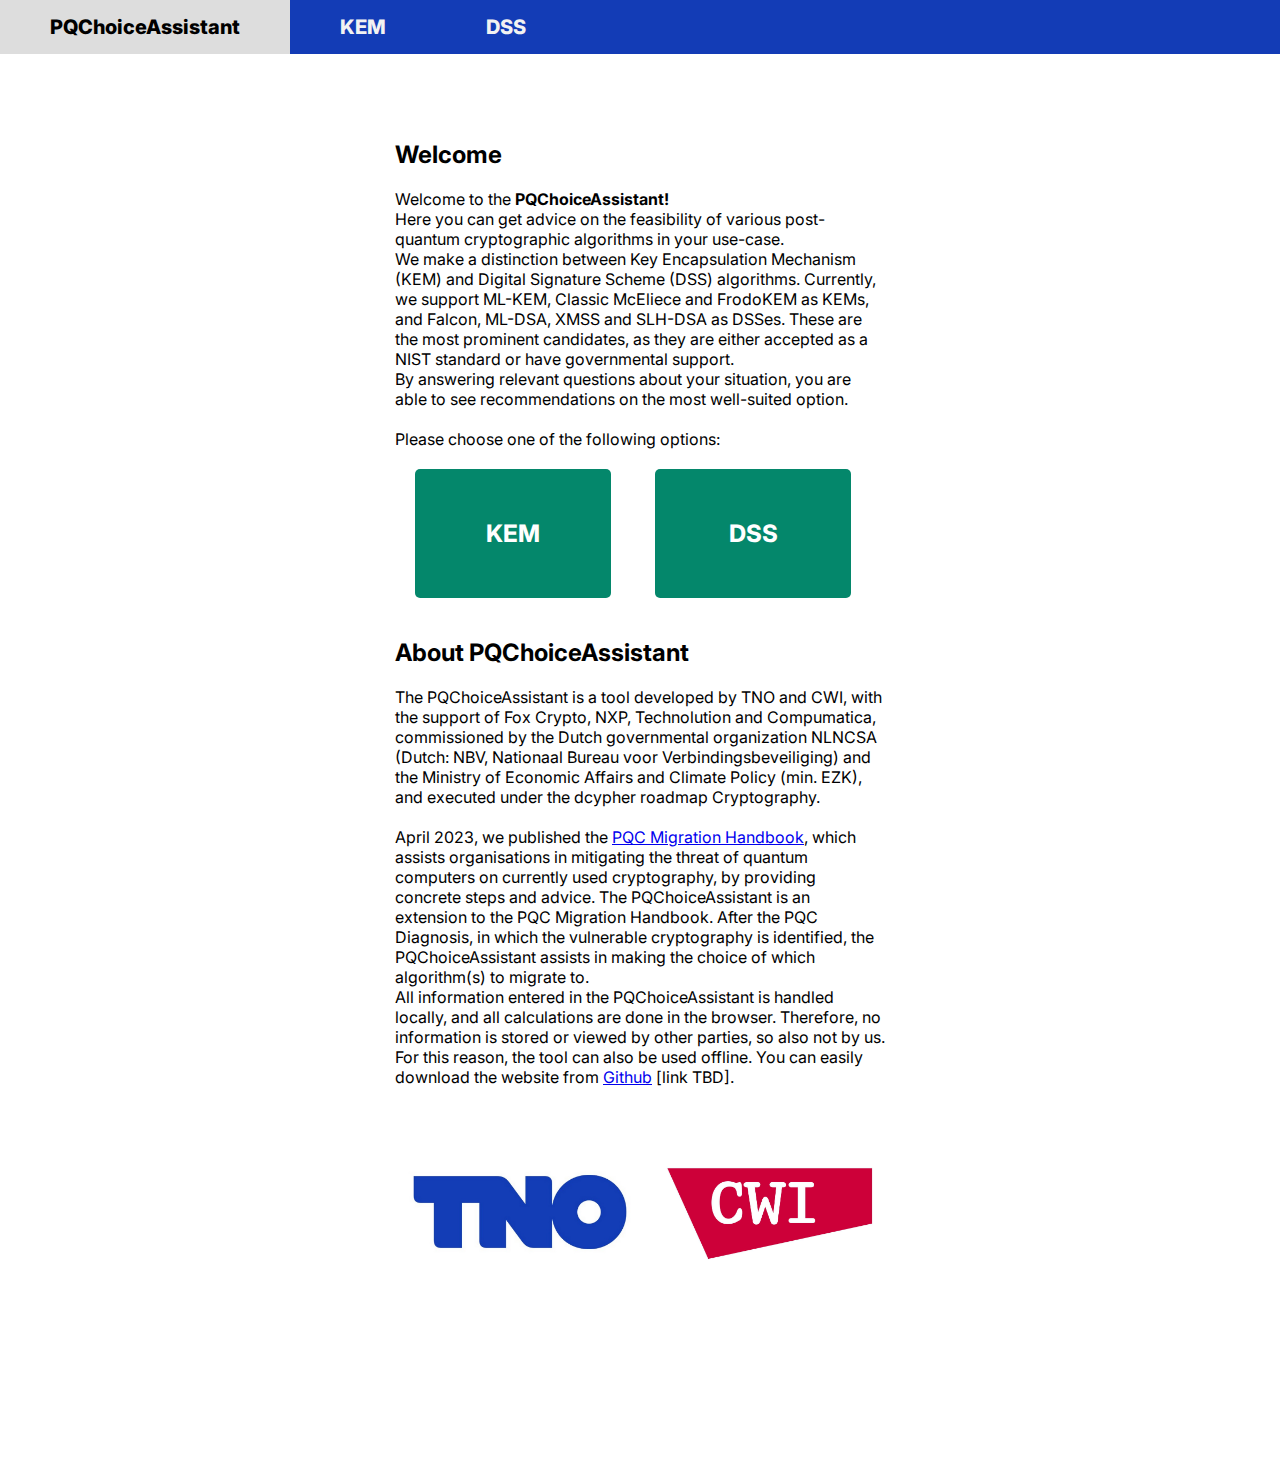
<file: index.html>
<!-- index.html -->
<!DOCTYPE html>
<html lang="en">

<head>
    <meta charset="UTF-8">
    <meta name="viewport" content="width=device-width, initial-scale=1.0">
    <title>PQChoiceAssistant</title>
    <link rel="icon" type="image/x-icon" href="/images/favicon.ico">
    <link rel="stylesheet" href="css/styles.css">
</head>


<body>
    <header class="page-header">

        <div class="navbar">
            <a href="/">PQChoiceAssistant</a>
            <a href="/kem">KEM</a>
            <a href="/dss">DSS</a>
        </div>

    </header>


    <main>
        <div class="main-wrapper">
            <div class="form-wrapper">

                <h2>Welcome</h2>
                <br>
                <p>Welcome to the <strong>PQChoiceAssistant!</strong></p>
                <p>Here you can get advice on the feasibility of various post-quantum cryptographic algorithms in your use-case.</p>
                <p>We make a distinction between Key Encapsulation Mechanism (KEM) and Digital Signature Scheme (DSS) algorithms. Currently, we support ML-KEM, Classic McEliece and FrodoKEM as KEMs, and Falcon, ML-DSA, XMSS and SLH-DSA as DSSes. These are the most prominent candidates, as they are either accepted as a NIST standard or have governmental support.</p>
                <p>By answering relevant questions about your situation,
                    you are able to see recommendations on the most well-suited option.</p>

                <br>
                <p>Please choose one of the following options:</p>

                <div>
                    <a href="/kem" class="big-btn">KEM</a>

                    <a href="/dss" class="big-btn">DSS</a>
                </div>

                <br>
                <h2 id="about-pqchoiceassistant">About PQChoiceAssistant</h2>
                <br>
                <p>The PQChoiceAssistant is a tool developed by TNO and CWI,
                    with the support of Fox Crypto, NXP, Technolution and Compumatica,
                    commissioned by the Dutch governmental organization NLNCSA (Dutch: NBV, Nationaal Bureau voor Verbindingsbeveiliging)
                    and the Ministry of Economic Affairs and Climate Policy (min. EZK), and executed under the dcypher roadmap Cryptography.</p>
                <br>
                <p>April 2023, we published the <a href="https://www.tno.nl/en/newsroom/2023/04-0/pqc-migration-handbook/">PQC Migration Handbook</a>, which assists organisations in mitigating the threat of quantum computers on currently used cryptography, by providing concrete steps and advice. The PQChoiceAssistant is an extension to the PQC Migration Handbook. After the PQC Diagnosis, in which the vulnerable cryptography is identified, the PQChoiceAssistant assists in making the choice of which algorithm(s) to migrate to.
                <br>
                <p>All information entered in the PQChoiceAssistant is handled locally, and all calculations are done in the browser. Therefore, no information is stored or viewed by other parties, so also not by us.</p>
                <p>For this reason, the tool can also be used offline. You can easily download the website from
                    <a href="https://www.github.com">Github</a> [link TBD].</p>

                <div class="image-container">
                    <img src="images/tno_logo.jpg" alt="TNO logo" width="250">
                    <img src="images/cwi_logo.jpg" alt="CWI logo" width="250">
                </div>


            </div>
        </div>
    </main>

</body>
</file>
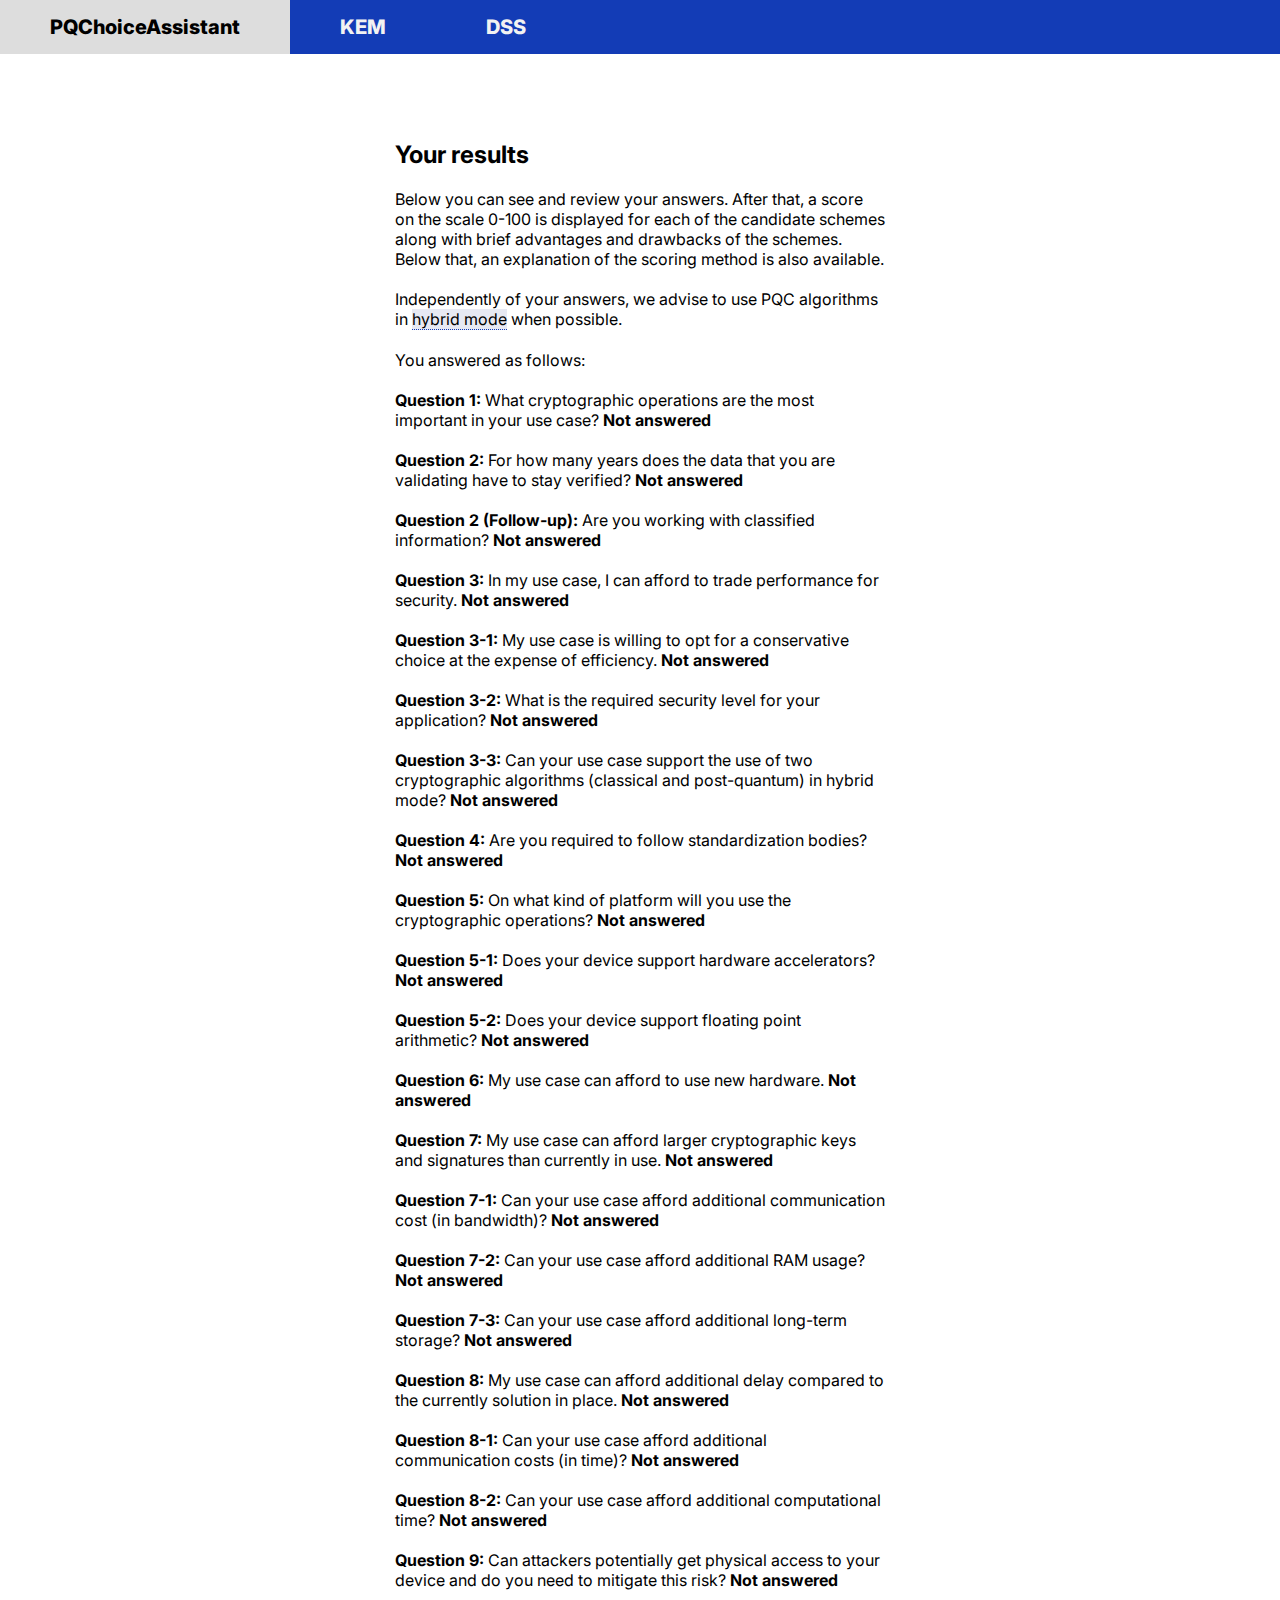
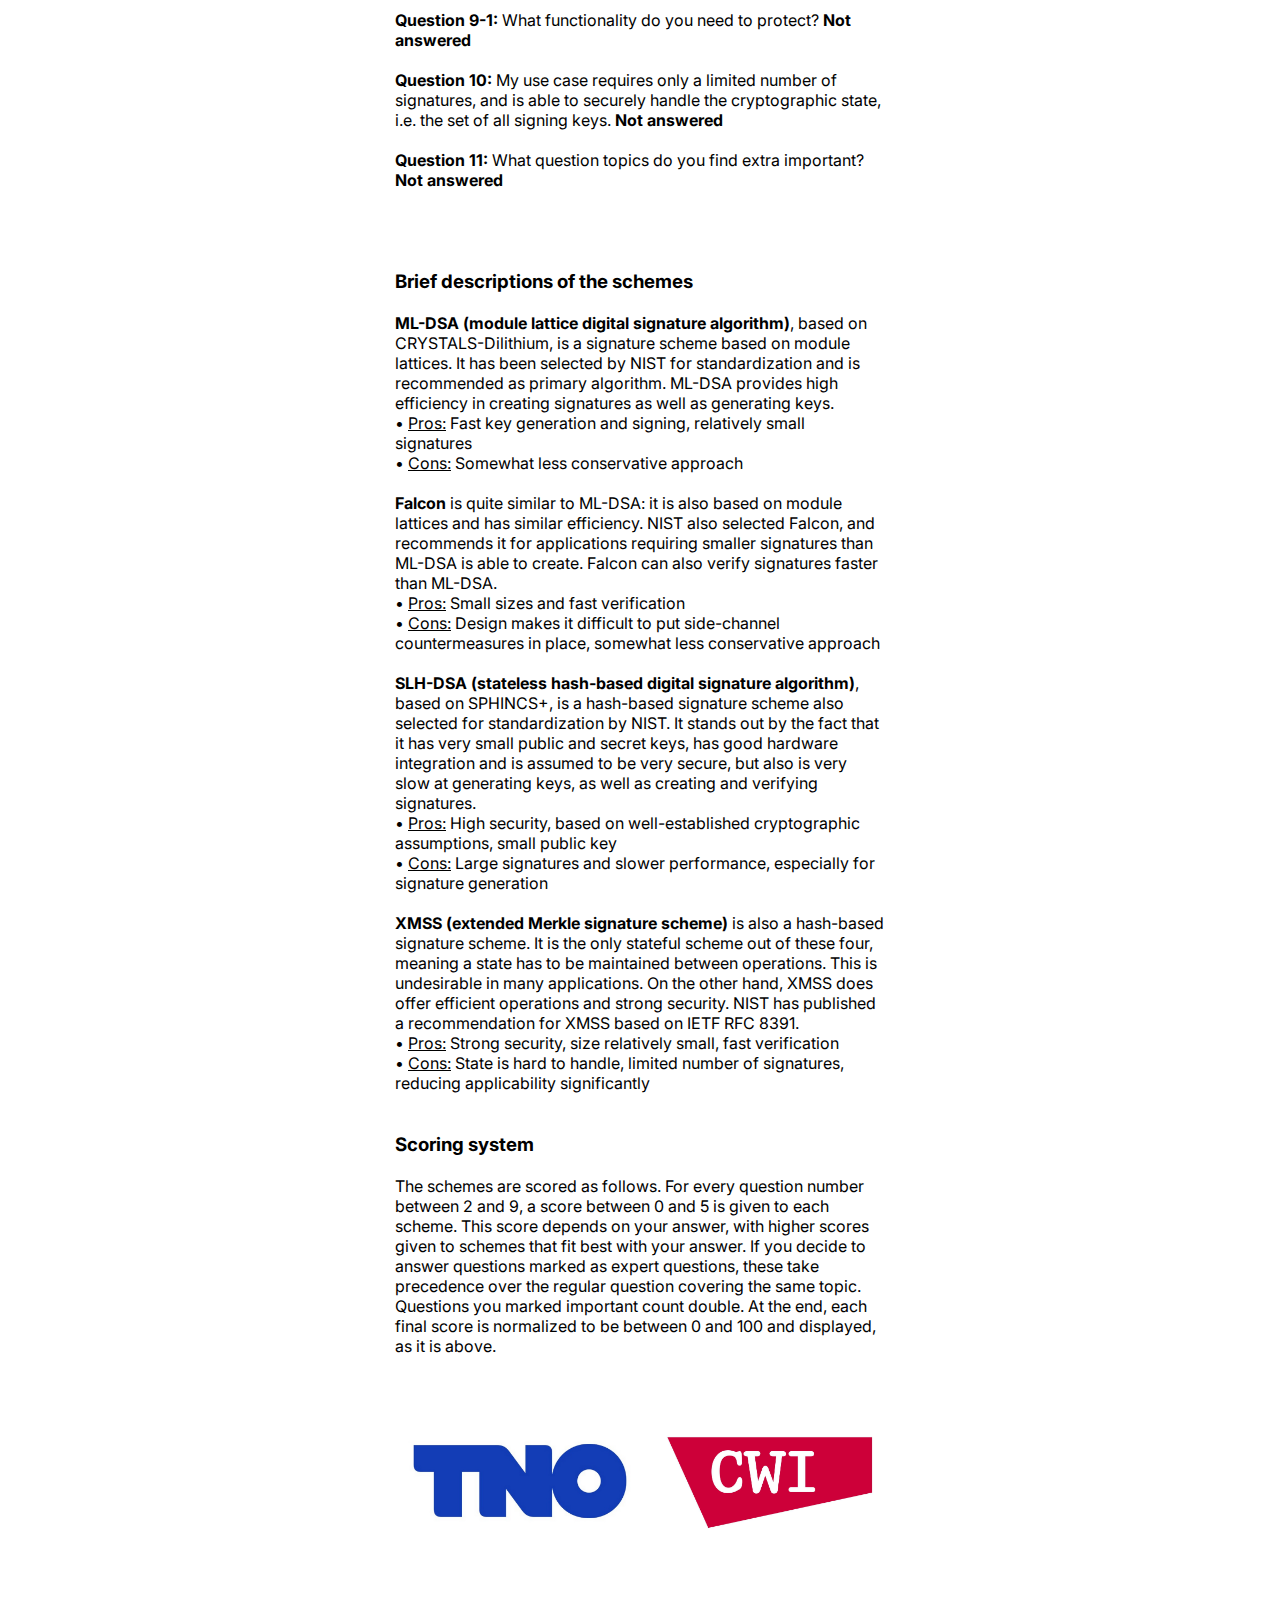
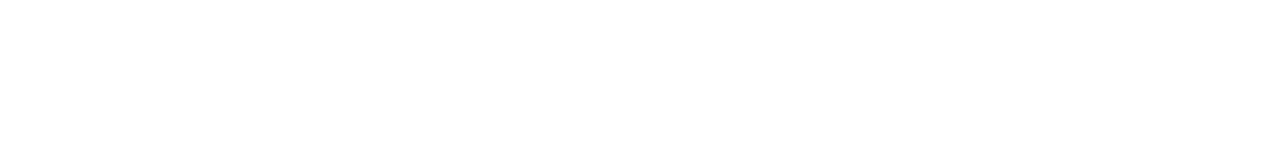
<file: dss-results.html>
<!-- dssresult.html -->
<!DOCTYPE html>
<html lang="en">

<head>
    <meta charset="UTF-8">
    <meta name="viewport" content="width=device-width, initial-scale=1.0">
    <title>PQChoiceAssistant</title>
    <link rel="icon" type="image/x-icon" href="/images/favicon.ico">
    <link rel="stylesheet" href="css/styles.css">
</head>


<body>
    <header class="page-header">

        <div class="navbar">
            <a href="/">PQChoiceAssistant</a>
            <a href="/kem">KEM</a>
            <a href="/dss">DSS</a>
        </div>

    </header>


    <main>
        <div class="main-wrapper">
            <div class="form-wrapper" id="form-wrapper">

                <h2>Your results</h2>
                <br>
                <p>Below you can see and review your answers. After that, a score on the scale 0-100 is displayed for each of the
                    candidate schemes along with brief advantages and drawbacks of the schemes.
                    Below that, an explanation of the scoring method is also available.</p>
                <br>
                Independently of your answers, we advise to use PQC algorithms in <div class="tooltip">hybrid mode
                <span class="tooltiptext">Usage of classical and post-quantum cryptography together</span></div> when possible.
                <br><br>
    
                <script src="javascript/dssCalculateScores.js"></script>

                <br><br><br>
                <h3>Brief descriptions of the schemes</h3>
                <br>

                <p><strong>ML-DSA (module lattice digital signature algorithm)</strong>,
                based on CRYSTALS-Dilithium, is a signature scheme based on module lattices. It has been selected by NIST
                for standardization and is recommended as primary algorithm. ML-DSA provides high efficiency in creating
                signatures as well as generating keys.</p>
                <p>• <u>Pros:</u> Fast key generation and signing, relatively small signatures</p>
                <p>• <u>Cons:</u> Somewhat less conservative approach</p>
                <br>

                <p><strong>Falcon</strong>
                is quite similar to ML-DSA: it is also based on module lattices and has similar efficiency.
                NIST also selected Falcon, and recommends it for applications requiring smaller signatures than ML-DSA is able to create.
                Falcon can also verify signatures faster than ML-DSA.</p>
                <p>• <u>Pros:</u> Small sizes and fast verification</p>
                <p>• <u>Cons:</u> Design makes it difficult to put side-channel countermeasures in place,
                    somewhat less conservative approach</p>
                <br>

                <p><strong>SLH-DSA (stateless hash-based digital signature algorithm)</strong>,
                based on SPHINCS+, is a hash-based signature scheme also selected for standardization by NIST.
                It stands out by the fact that it has very small public and secret keys, has good hardware integration
                and is assumed to be very secure, but also is very slow at generating keys, as well as creating and verifying signatures.</p>
                <p>• <u>Pros:</u> High security, based on well-established cryptographic assumptions, small public key</p>
                <p>• <u>Cons:</u> Large signatures and slower performance, especially for signature generation</p>
                <br>

                <p><strong>XMSS (extended Merkle signature scheme)</strong>
                is also a hash-based signature scheme. It is the only stateful scheme out of these four, meaning a state has to be maintained
                between operations. This is undesirable in many applications. On the other hand, XMSS does offer efficient operations and strong security.
                NIST has published a recommendation for XMSS based on IETF RFC 8391.</p>
                <p>• <u>Pros:</u> Strong security, size relatively small, fast verification</p>
                <p>• <u>Cons:</u> State is hard to handle, limited number of signatures, reducing applicability significantly</p>
                <br>

                <br>
                <h3>Scoring system</h3>
                <br>
                <p>The schemes are scored as follows. For every question number between 2 and 9, a score between 0 and 5 is given to each scheme.
                    This score depends on your answer, with higher scores given to schemes that fit best with your answer.
                    If you decide to answer questions marked as expert questions, these take precedence over the regular question
                    covering the same topic. Questions you marked important count double. At the end, each final score is normalized
                    to be between 0 and 100 and displayed, as it is above.</p>

                <div class="image-container">
                    <img src="images/tno_logo.jpg" alt="TNO logo" width="250">
                    <img src="images/cwi_logo.jpg" alt="CWI logo" width="250">
                </div>


            </div>
        </div>
    </main>
</body>
</file>
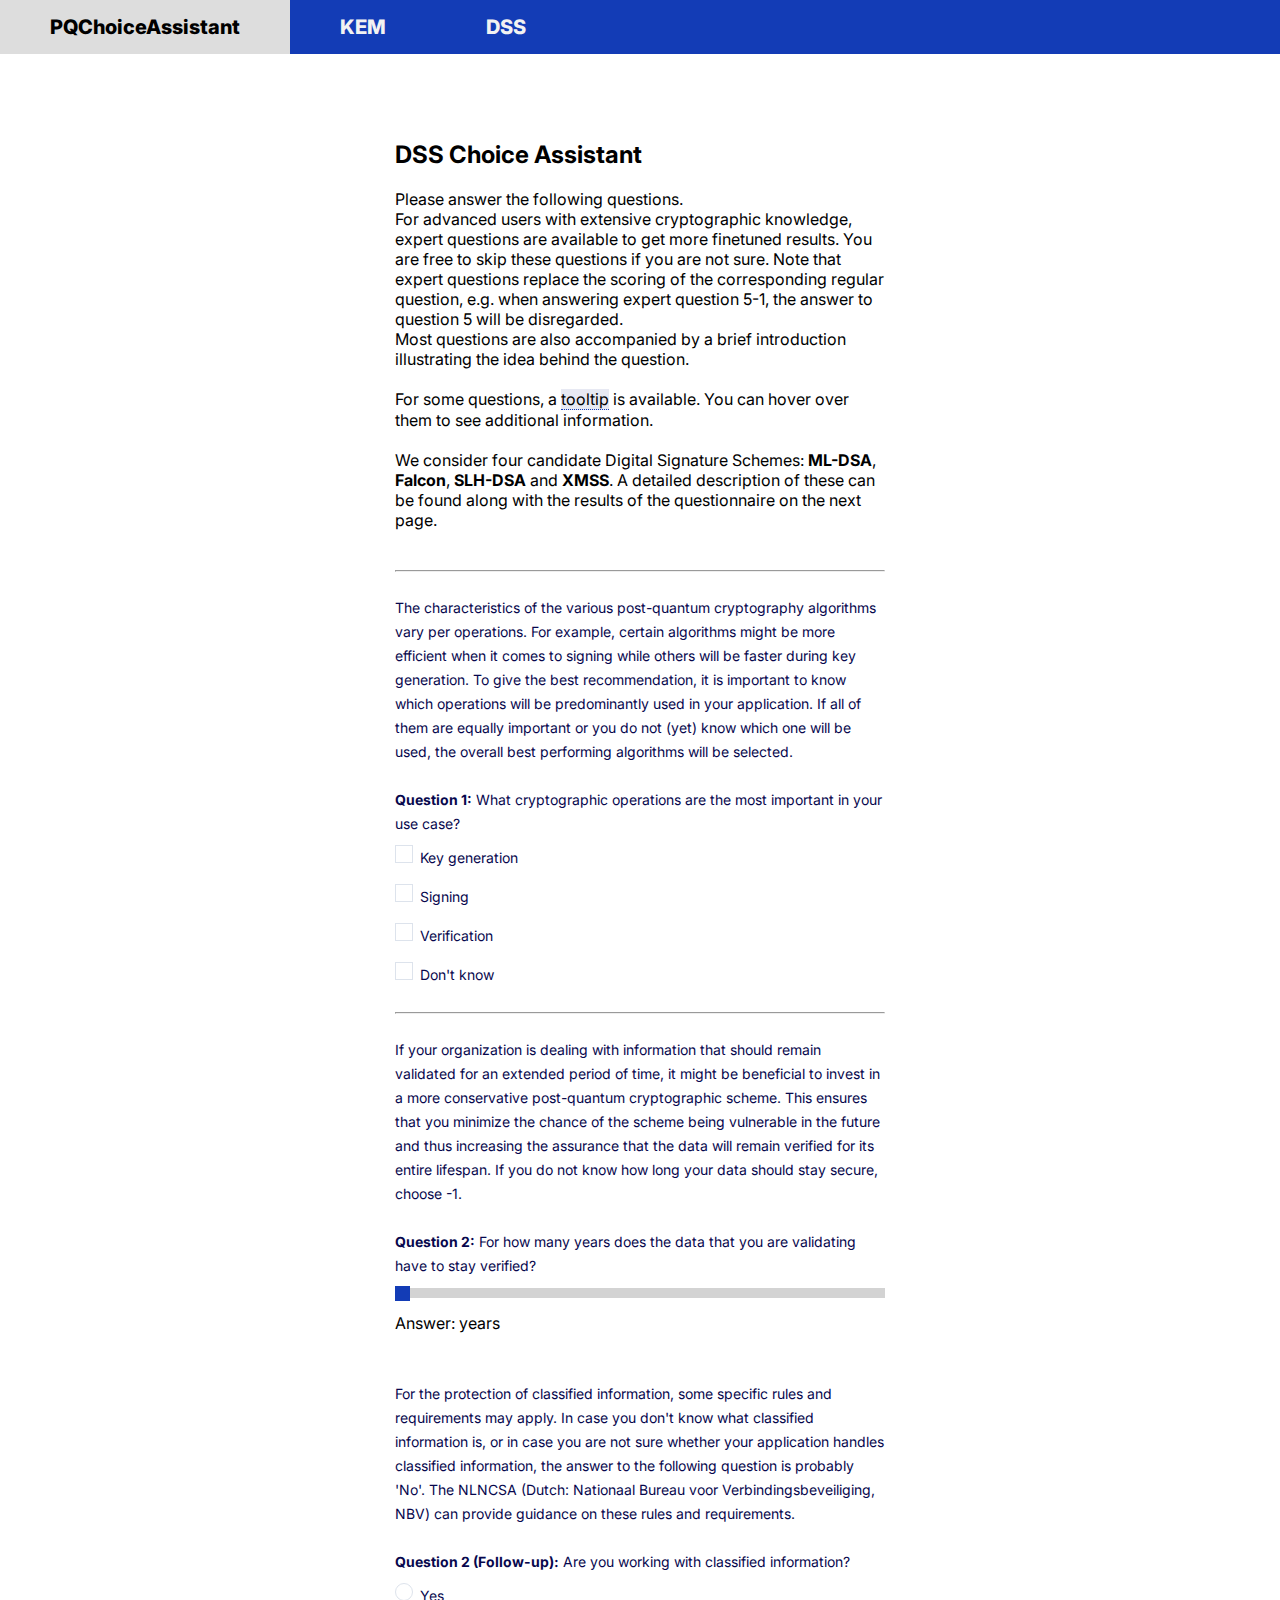
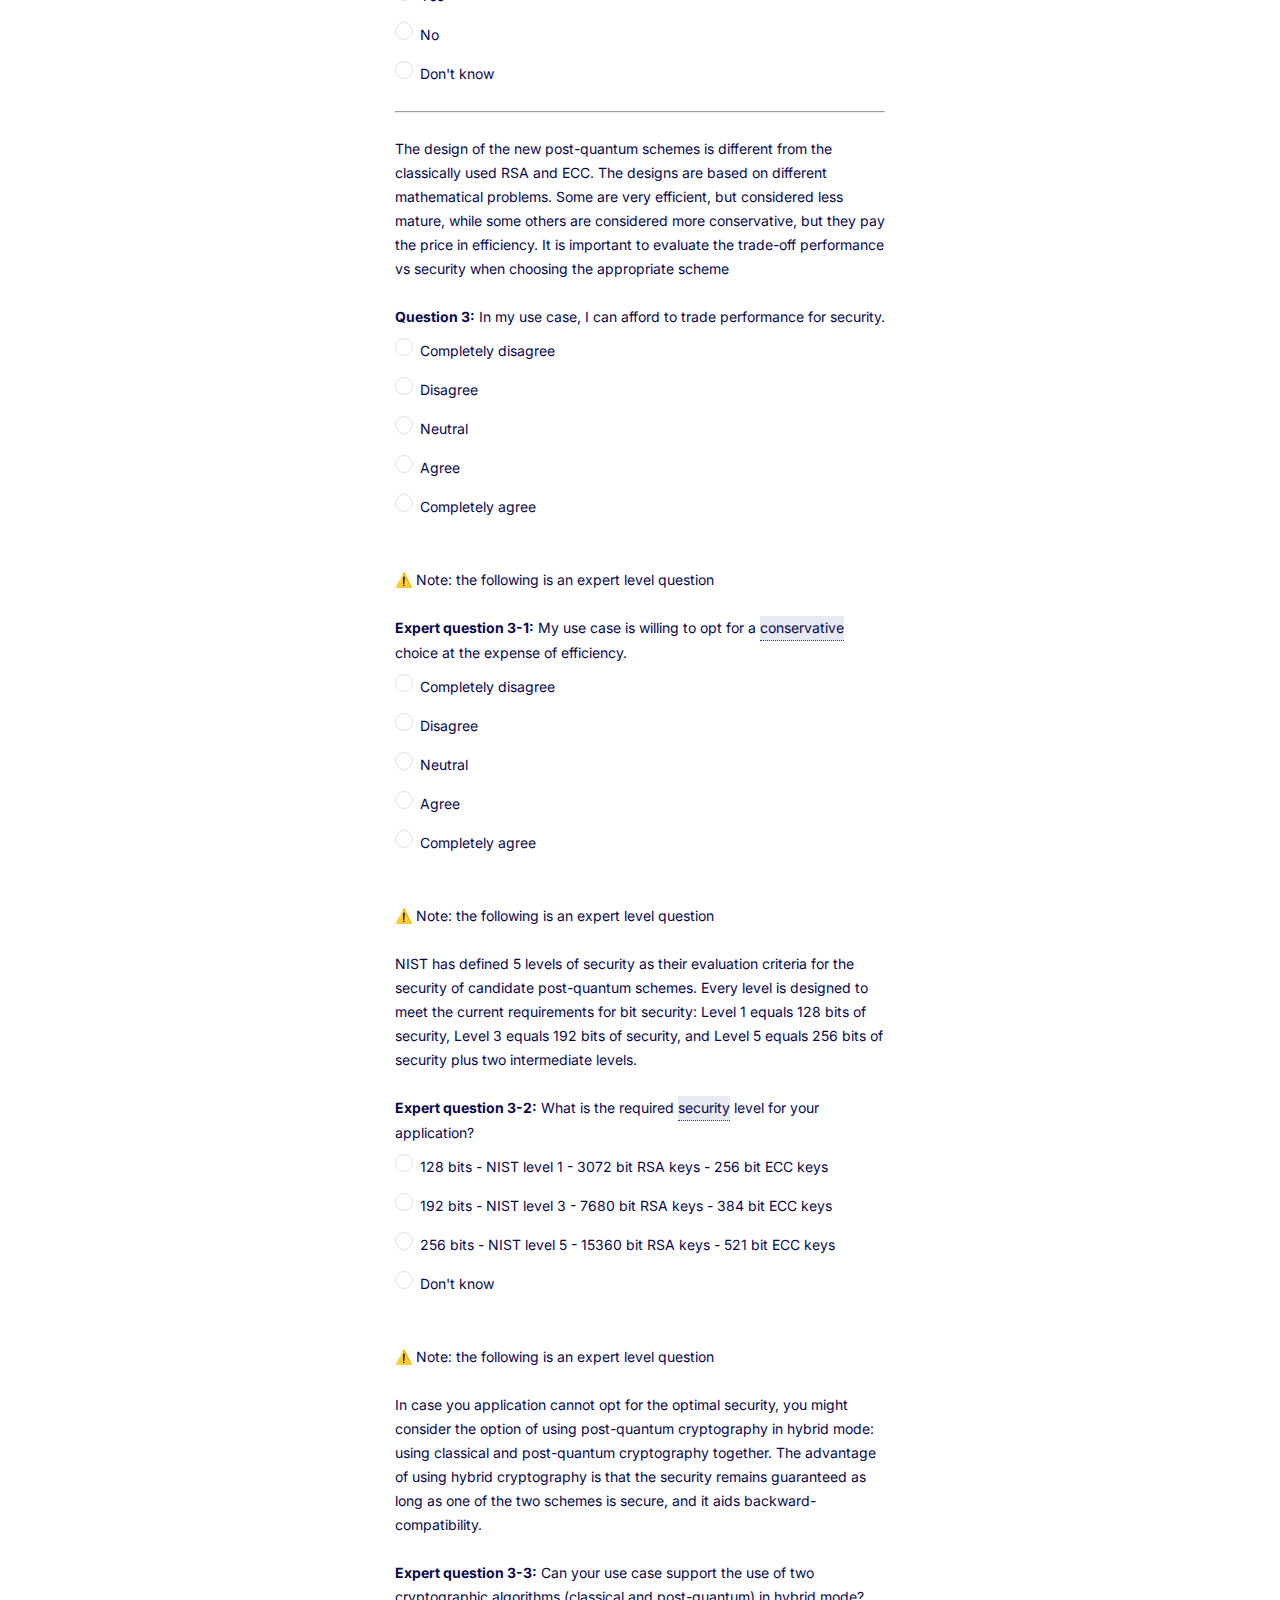
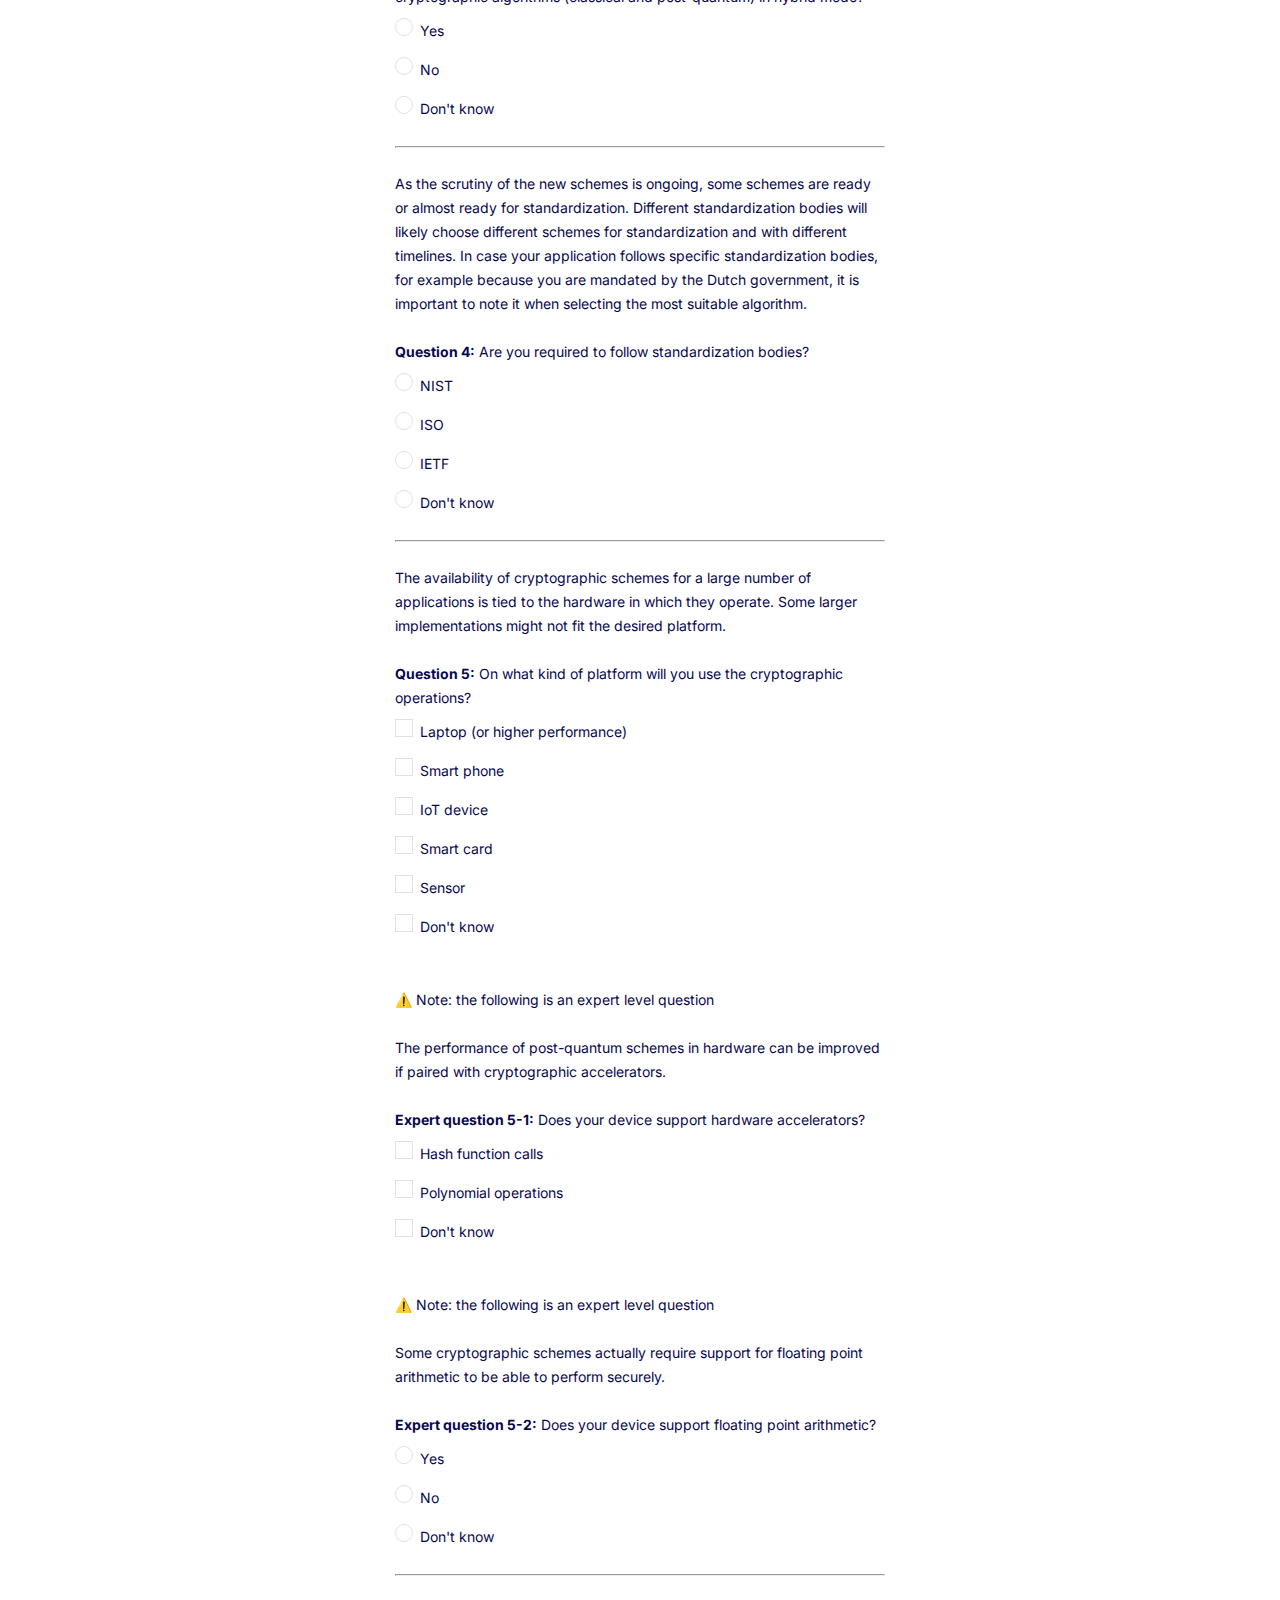
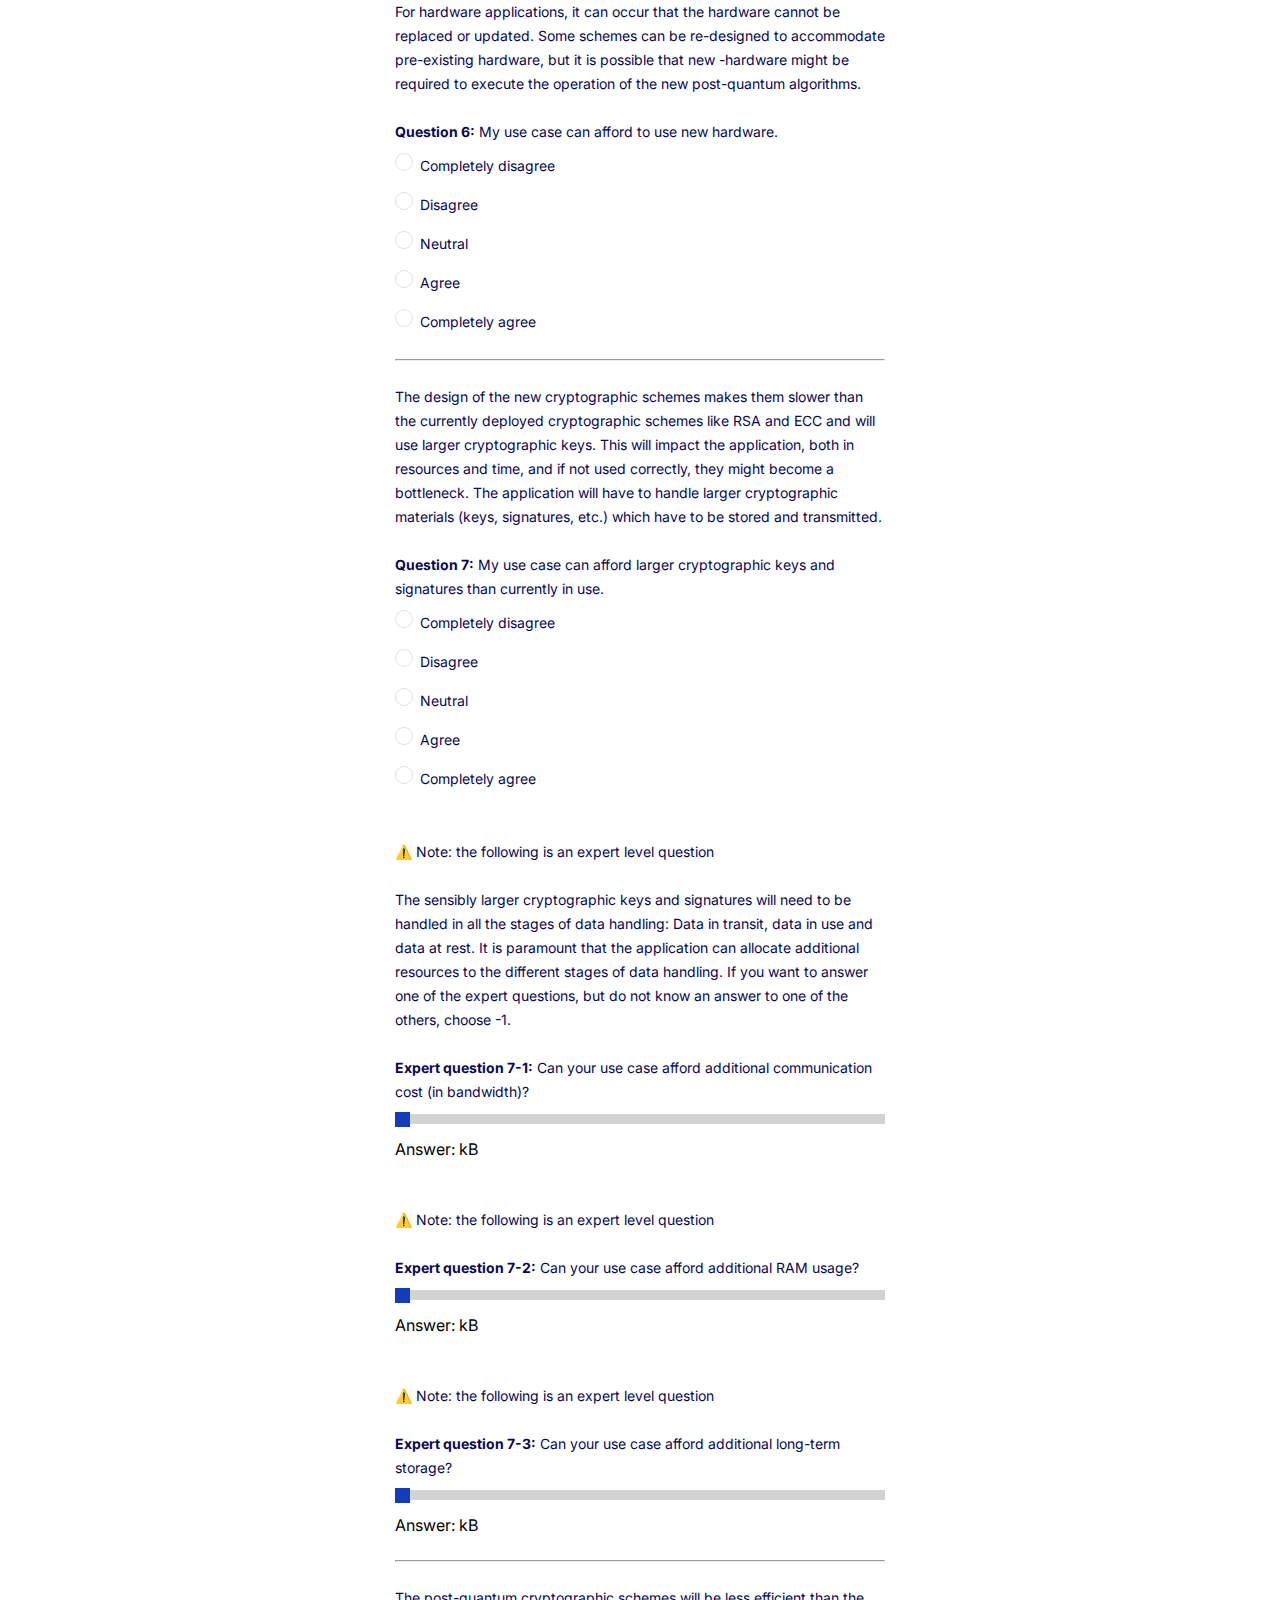
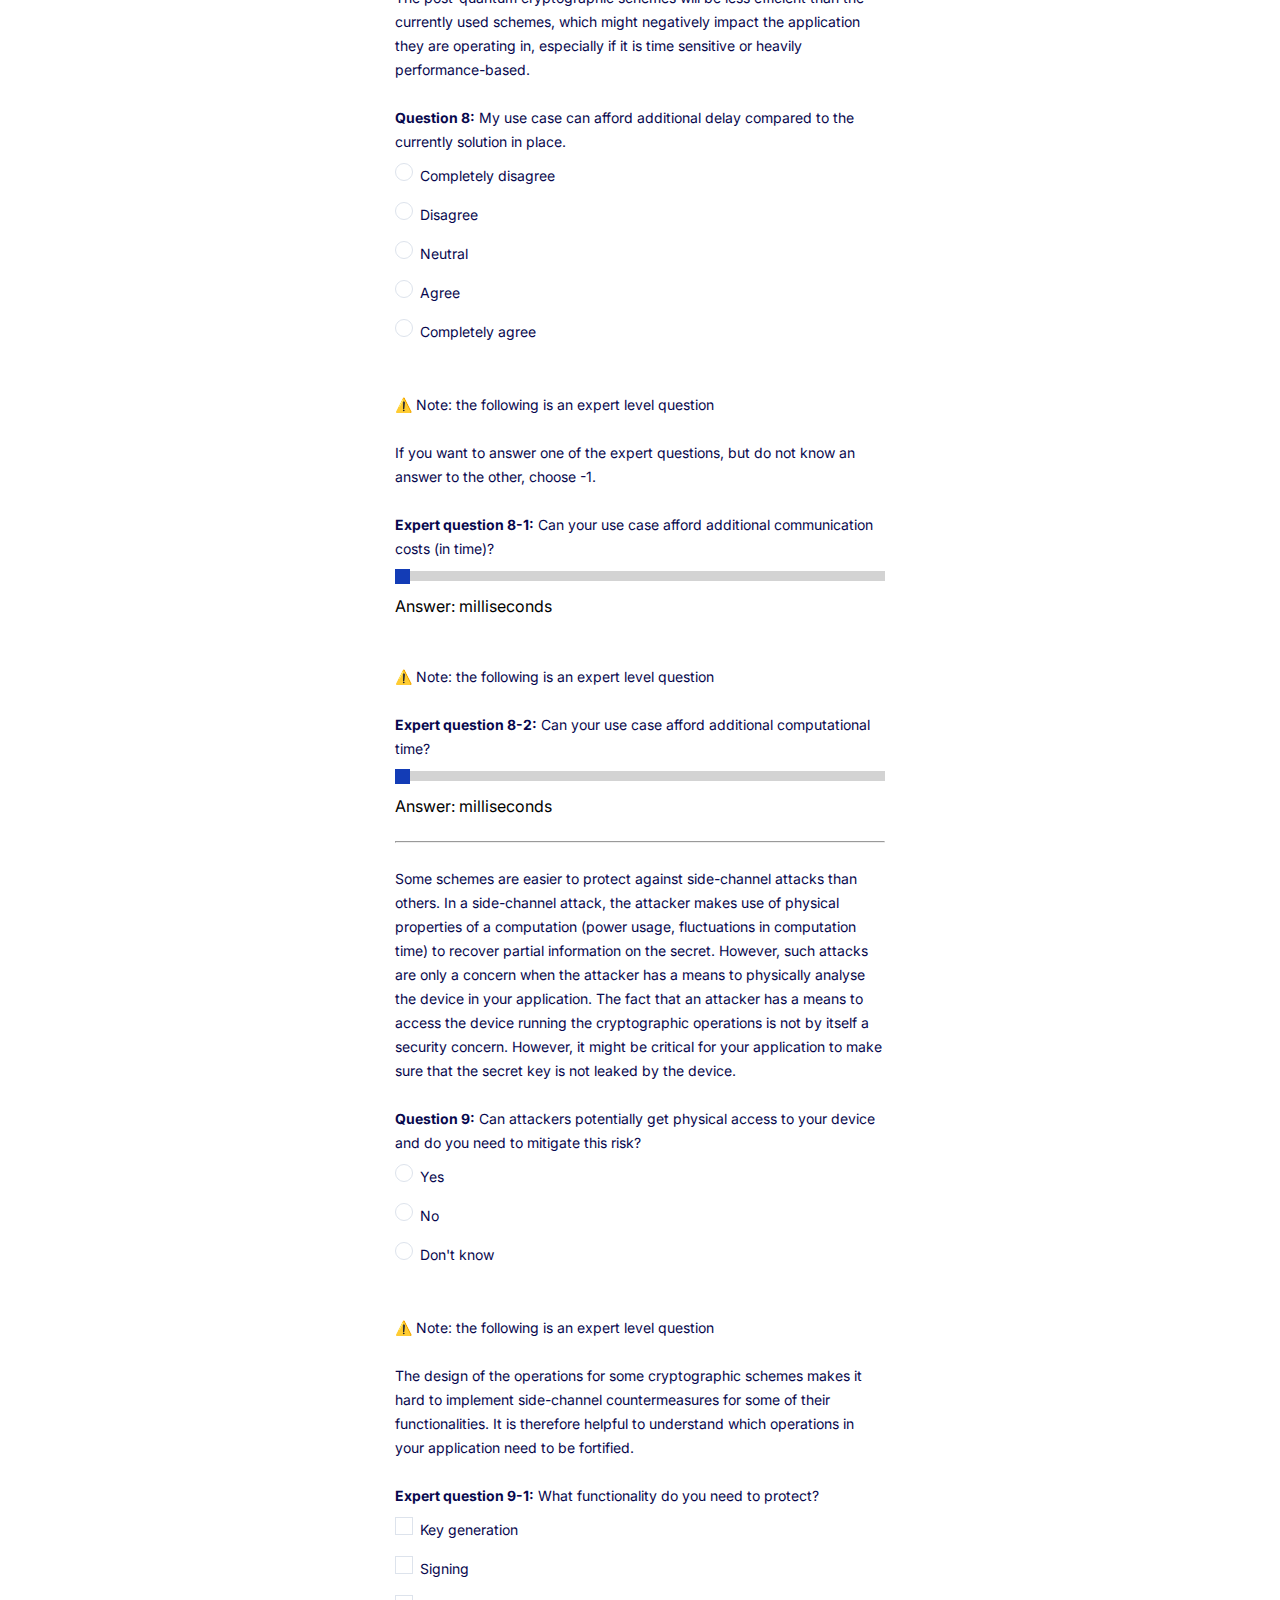
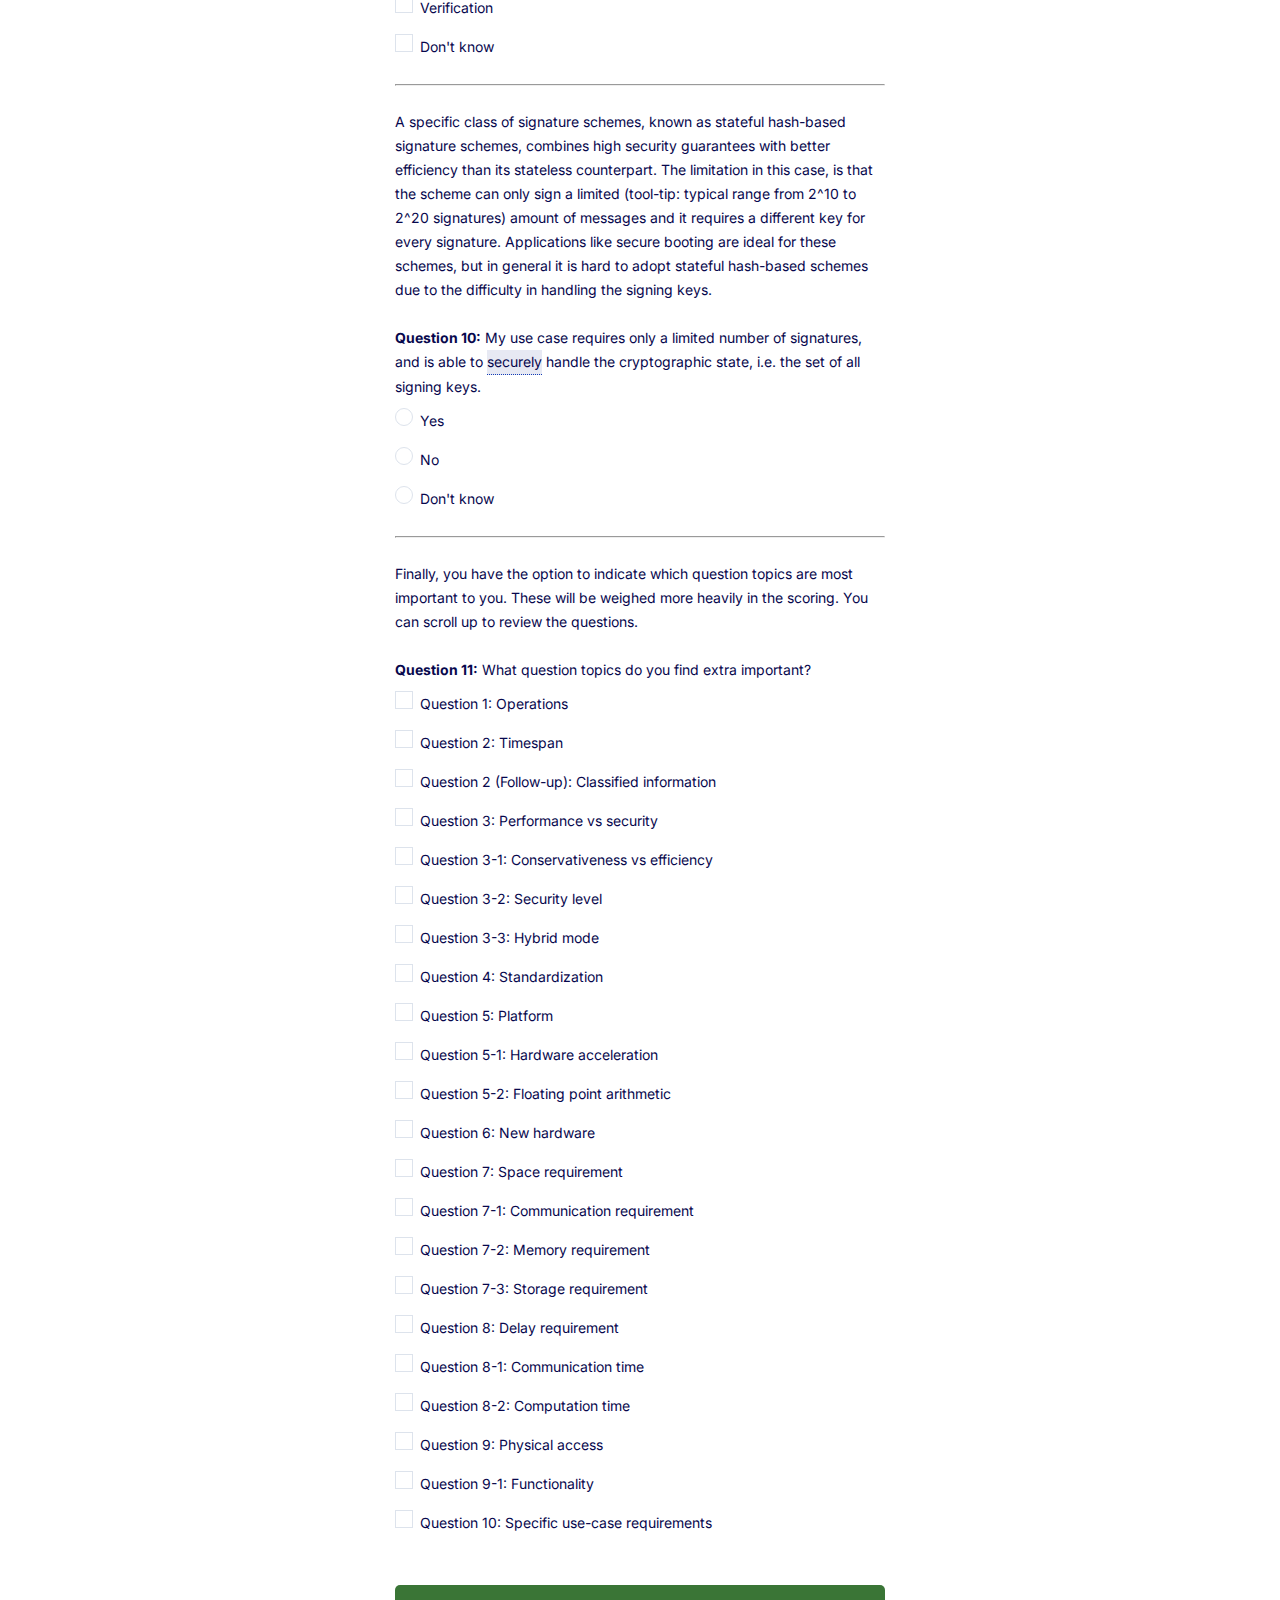
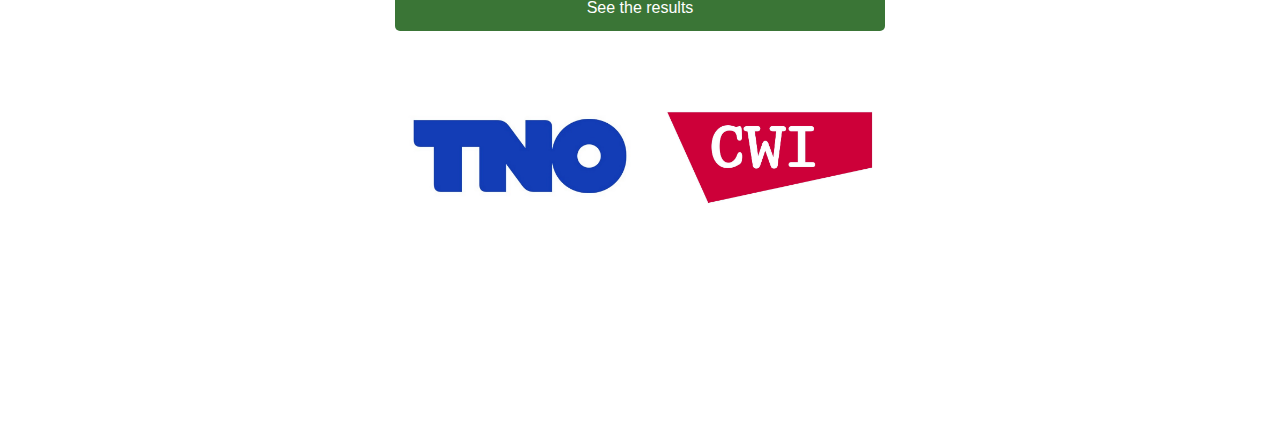
<file: dss.html>
<!-- dss.html -->
<!DOCTYPE html>
<html lang="en">

<head>
    <meta charset="UTF-8">
    <meta name="viewport" content="width=device-width, initial-scale=1.0">
    <title>PQChoiceAssistant</title>
    <link rel="icon" type="image/x-icon" href="/images/favicon.ico">
    <link rel="stylesheet" href="css/styles.css">
</head>


<body>
    <header class="page-header">

        <div class="navbar">
            <a href="/">PQChoiceAssistant</a>
            <a href="/kem">KEM</a>
            <a href="/dss">DSS</a>
        </div>

    </header>


    <main>
        <div class="main-wrapper">
            <div class="form-wrapper">

                <h2>DSS Choice Assistant</h2>
                <br>
                <p>Please answer the following questions.</p>
                <p>For advanced users with extensive cryptographic knowledge,
                    expert questions are available to get more finetuned results.
                    You are free to skip these questions if you are not sure. Note that expert
                    questions replace the scoring of the corresponding regular question, e.g. when
                    answering expert question 5-1, the answer to question 5 will be disregarded.</p>
                <p>Most questions are also accompanied by a brief introduction illustrating the idea behind the question.</p>
                <br>
                For some questions, a <div class="tooltip">tooltip<span class="tooltiptext">Tooltips look like this and contain additional information</span></div> is available.
                You can hover over them to see additional information.
                <br><br>
                <p>We consider four candidate Digital Signature Schemes: <strong>ML-DSA</strong>,
                    <strong>Falcon</strong>, <strong>SLH-DSA</strong> and <strong>XMSS</strong>.
                    A detailed description of these can be found along with the results of the questionnaire on the next page.</p>
                <br><br>

                <script src="javascript/dssDisplayQuestion.js" type="module"></script>
                <script src="javascript/dssProcessForm.js"></script>

                <form id="dssform" onsubmit="return processForm()">

                    <div id="form-container"></div>

                    <input type="button" class="btn" value="See the results" onclick="processForm()">
                </form>

                <div class="image-container">
                    <img src="images/tno_logo.jpg" alt="TNO logo" width="250">
                    <img src="images/cwi_logo.jpg" alt="CWI logo" width="250">
                </div>

            </div>
        </div>
    </main>
</body>
</file>
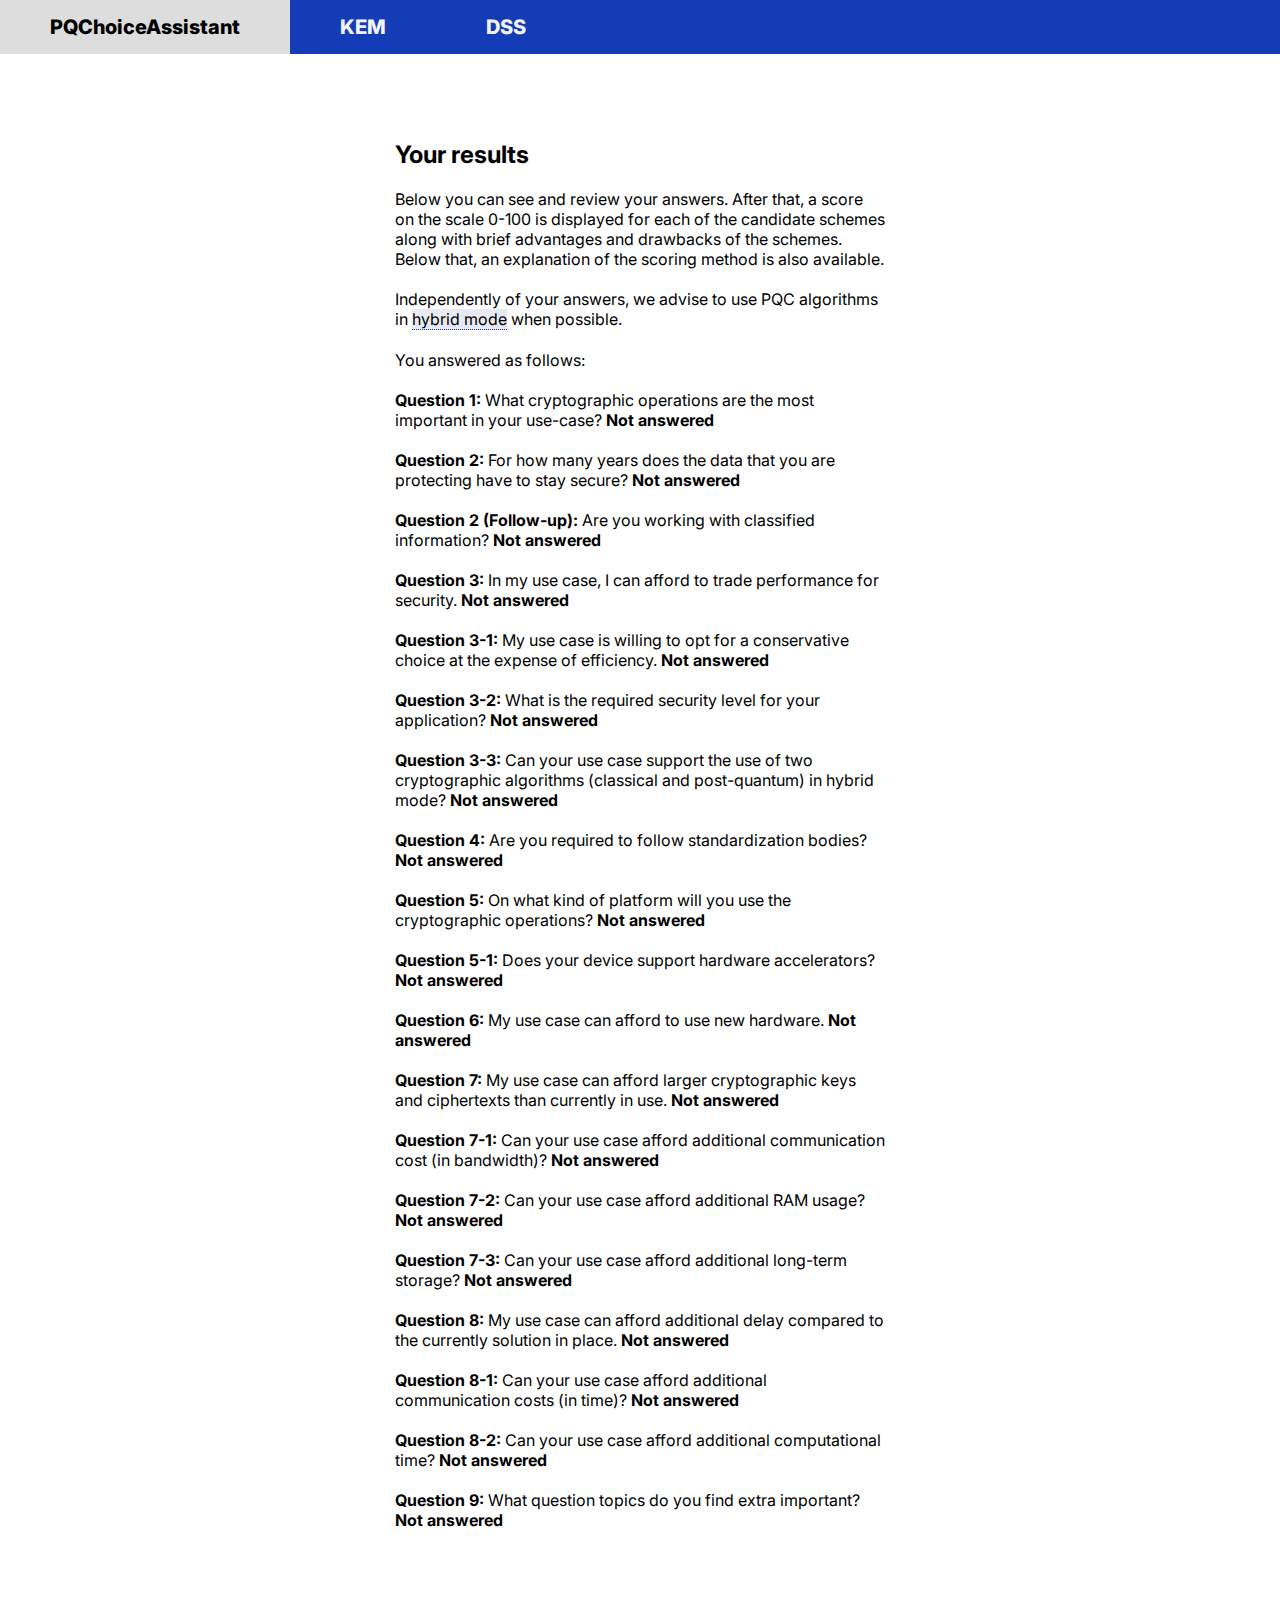
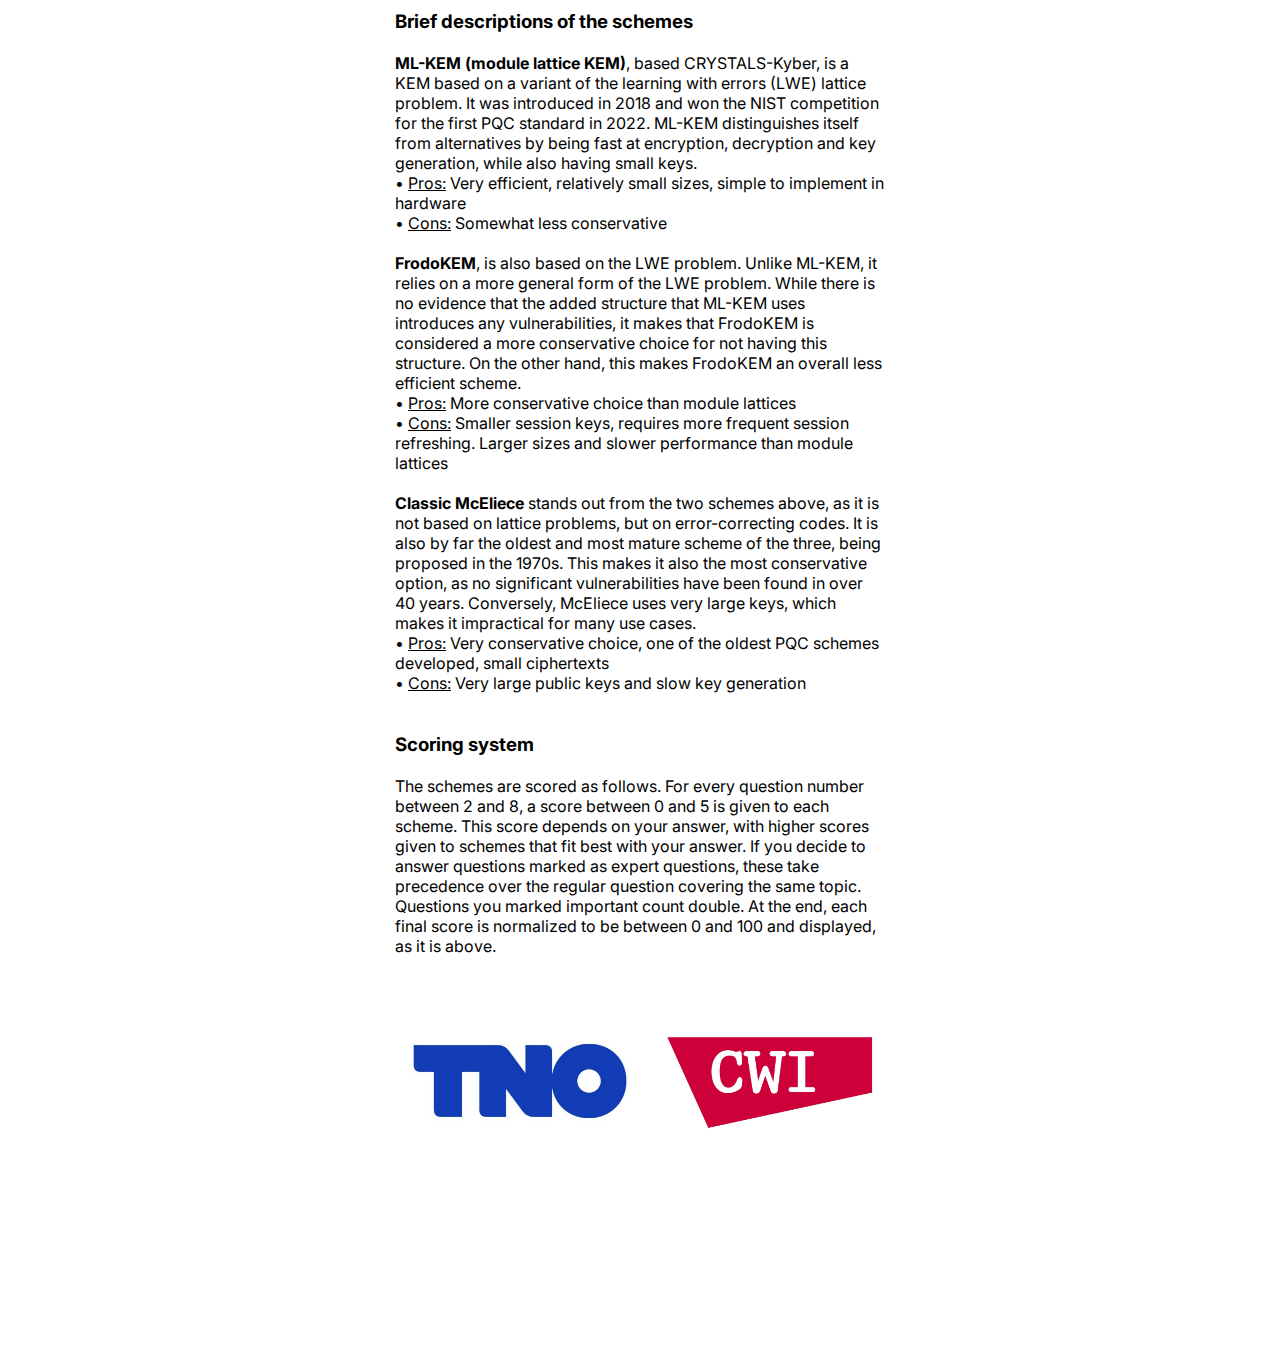
<file: kem-results.html>
<!-- kemresult.html -->
<!DOCTYPE html>
<html lang="en">

<head>
    <meta charset="UTF-8">
    <meta name="viewport" content="width=device-width, initial-scale=1.0">
    <title>PQChoiceAssistant</title>
    <link rel="icon" type="image/x-icon" href="/images/favicon.ico">
    <link rel="stylesheet" href="css/styles.css">
</head>


<body>
    <header class="page-header">

        <div class="navbar">
            <a href="/">PQChoiceAssistant</a>
            <a href="/kem">KEM</a>
            <a href="/dss">DSS</a>
        </div>

    </header>


    <main>
        <div class="main-wrapper">
            <div class="form-wrapper" id="form-wrapper">

                <h2>Your results</h2>
                <br>
                <p>Below you can see and review your answers. After that, a score on the scale 0-100 is displayed for each of the
                    candidate schemes along with brief advantages and drawbacks of the schemes.
                    Below that, an explanation of the scoring method is also available.</p>
                <br>
                Independently of your answers, we advise to use PQC algorithms in <div class="tooltip">hybrid mode
                <span class="tooltiptext">Usage of classical and post-quantum cryptography together</span></div> when possible.
                <br><br>

                <script src="javascript/kemCalculateScores.js"></script>

                <br><br><br>
                <h3>Brief descriptions of the schemes</h3>
                <br>

                <p><strong>ML-KEM (module lattice KEM)</strong>,
                based CRYSTALS-Kyber, is a KEM based on a variant of the learning with errors (LWE) lattice problem. It was introduced in 2018
                and won the NIST competition for the first PQC standard in 2022. ML-KEM distinguishes itself from alternatives
                by being fast at encryption, decryption and key generation, while also having small keys.</p>
                <p>• <u>Pros:</u> Very efficient, relatively small sizes, simple to implement in hardware</p>
                <p>• <u>Cons:</u> Somewhat less conservative</p>
                <br>

                <p><strong>FrodoKEM</strong>,
                is also based on the LWE problem. Unlike ML-KEM, it relies on a more general form
                of the LWE problem. While there is no evidence that the added structure that ML-KEM uses introduces any vulnerabilities,
                it makes that FrodoKEM is considered a more conservative choice for not having this structure.
                On the other hand, this makes FrodoKEM an overall less efficient scheme.</p>
                <p>• <u>Pros:</u> More conservative choice than module lattices</p>
                <p>• <u>Cons:</u> Smaller session keys, requires more frequent session refreshing.
                    Larger sizes and slower performance than module lattices</p>
                <br>

                <p><strong>Classic McEliece</strong>
                stands out from the two schemes above, as it is not based on lattice problems, but on error-correcting codes.
                It is also by far the oldest and most mature scheme of the three, being proposed in the 1970s. This makes it also the most conservative
                option, as no significant vulnerabilities have been found in over 40 years. Conversely, McEliece uses very large keys,
                which makes it impractical for many use cases.</p>
                <p>• <u>Pros:</u> Very conservative choice, one of the oldest PQC schemes developed, small ciphertexts</p>
                <p>• <u>Cons:</u> Very large public keys and slow key generation</p>
                <br>

                <br>
                <h3>Scoring system</h3>
                <br>
                <p>The schemes are scored as follows. For every question number between 2 and 8, a score between 0 and 5 is given to each scheme.
                    This score depends on your answer, with higher scores given to schemes that fit best with your answer.
                    If you decide to answer questions marked as expert questions, these take precedence over the regular question
                    covering the same topic. Questions you marked important count double. At the end, each final score is normalized
                    to be between 0 and 100 and displayed, as it is above.</p>

                <div class="image-container">
                    <img src="images/tno_logo.jpg" alt="TNO logo" width="250">
                    <img src="images/cwi_logo.jpg" alt="CWI logo" width="250">
                </div>


            </div>
        </div>
    </main>
</body>
</file>
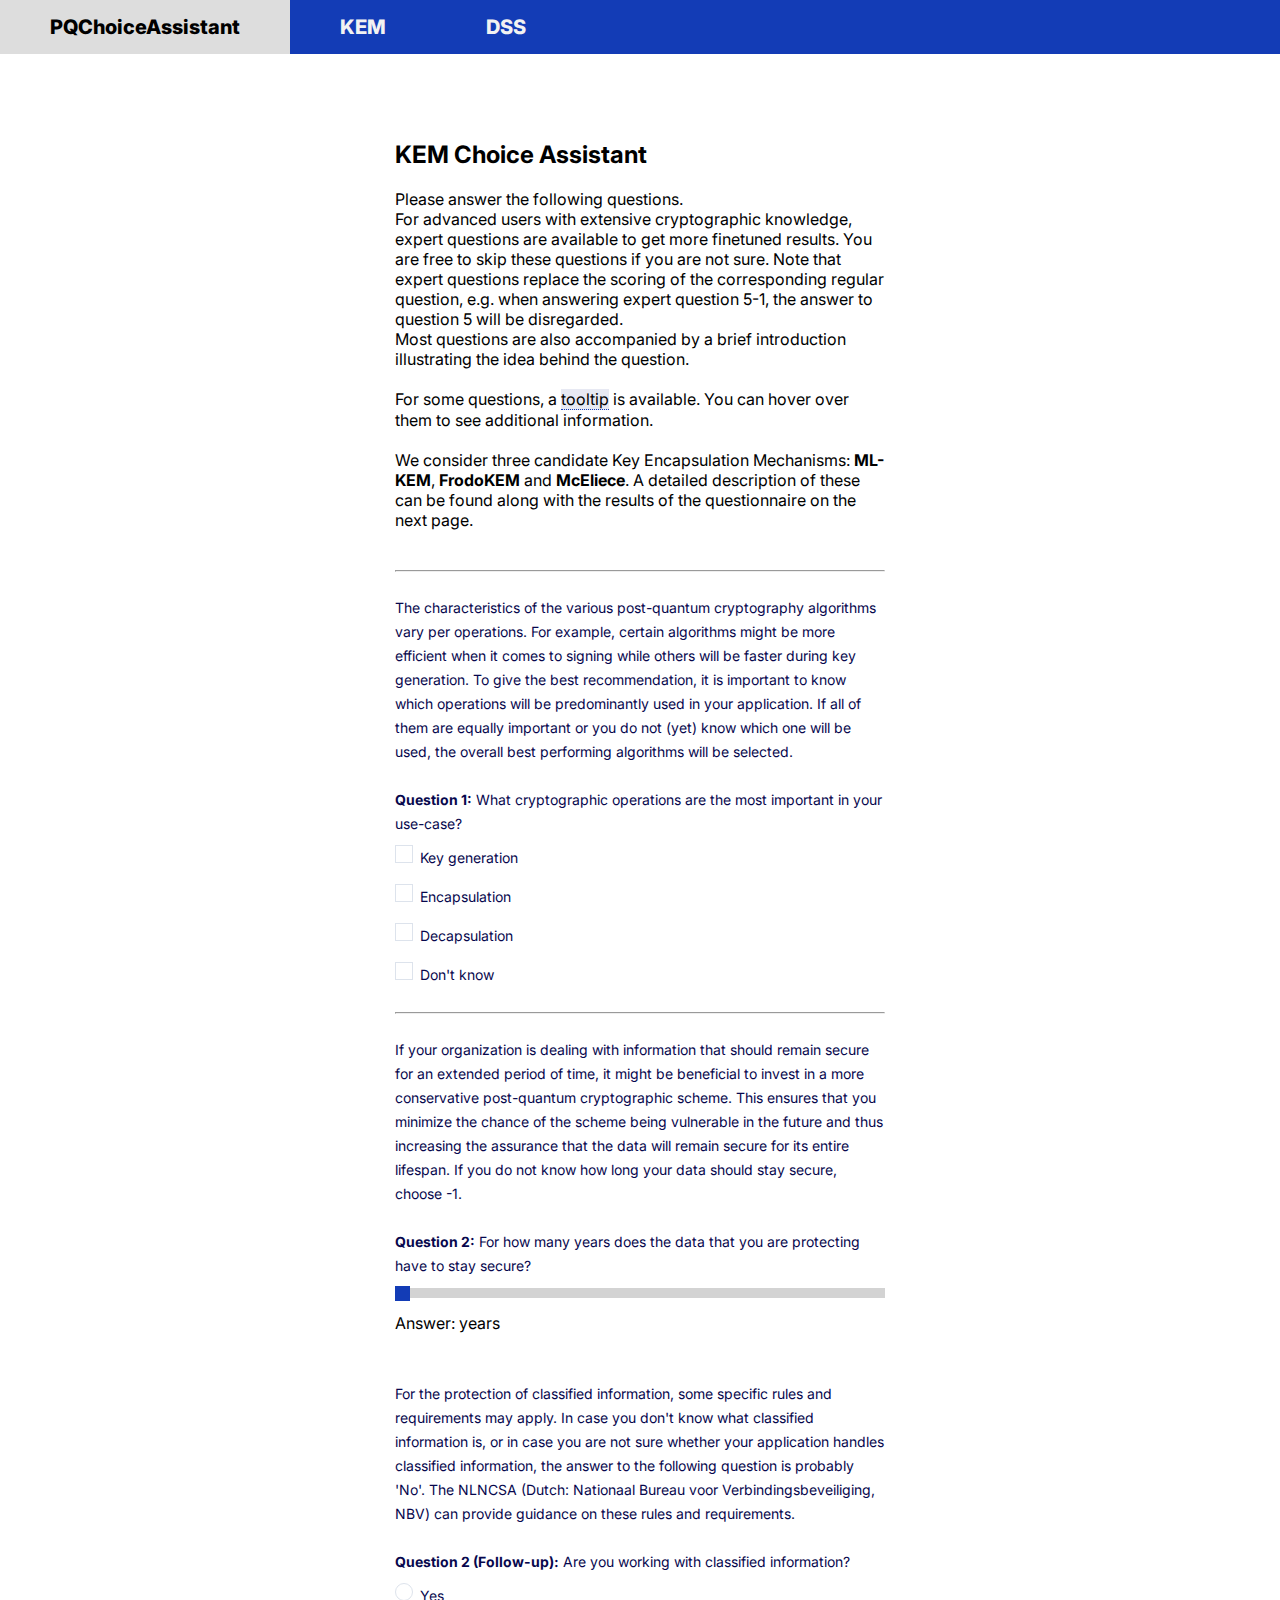
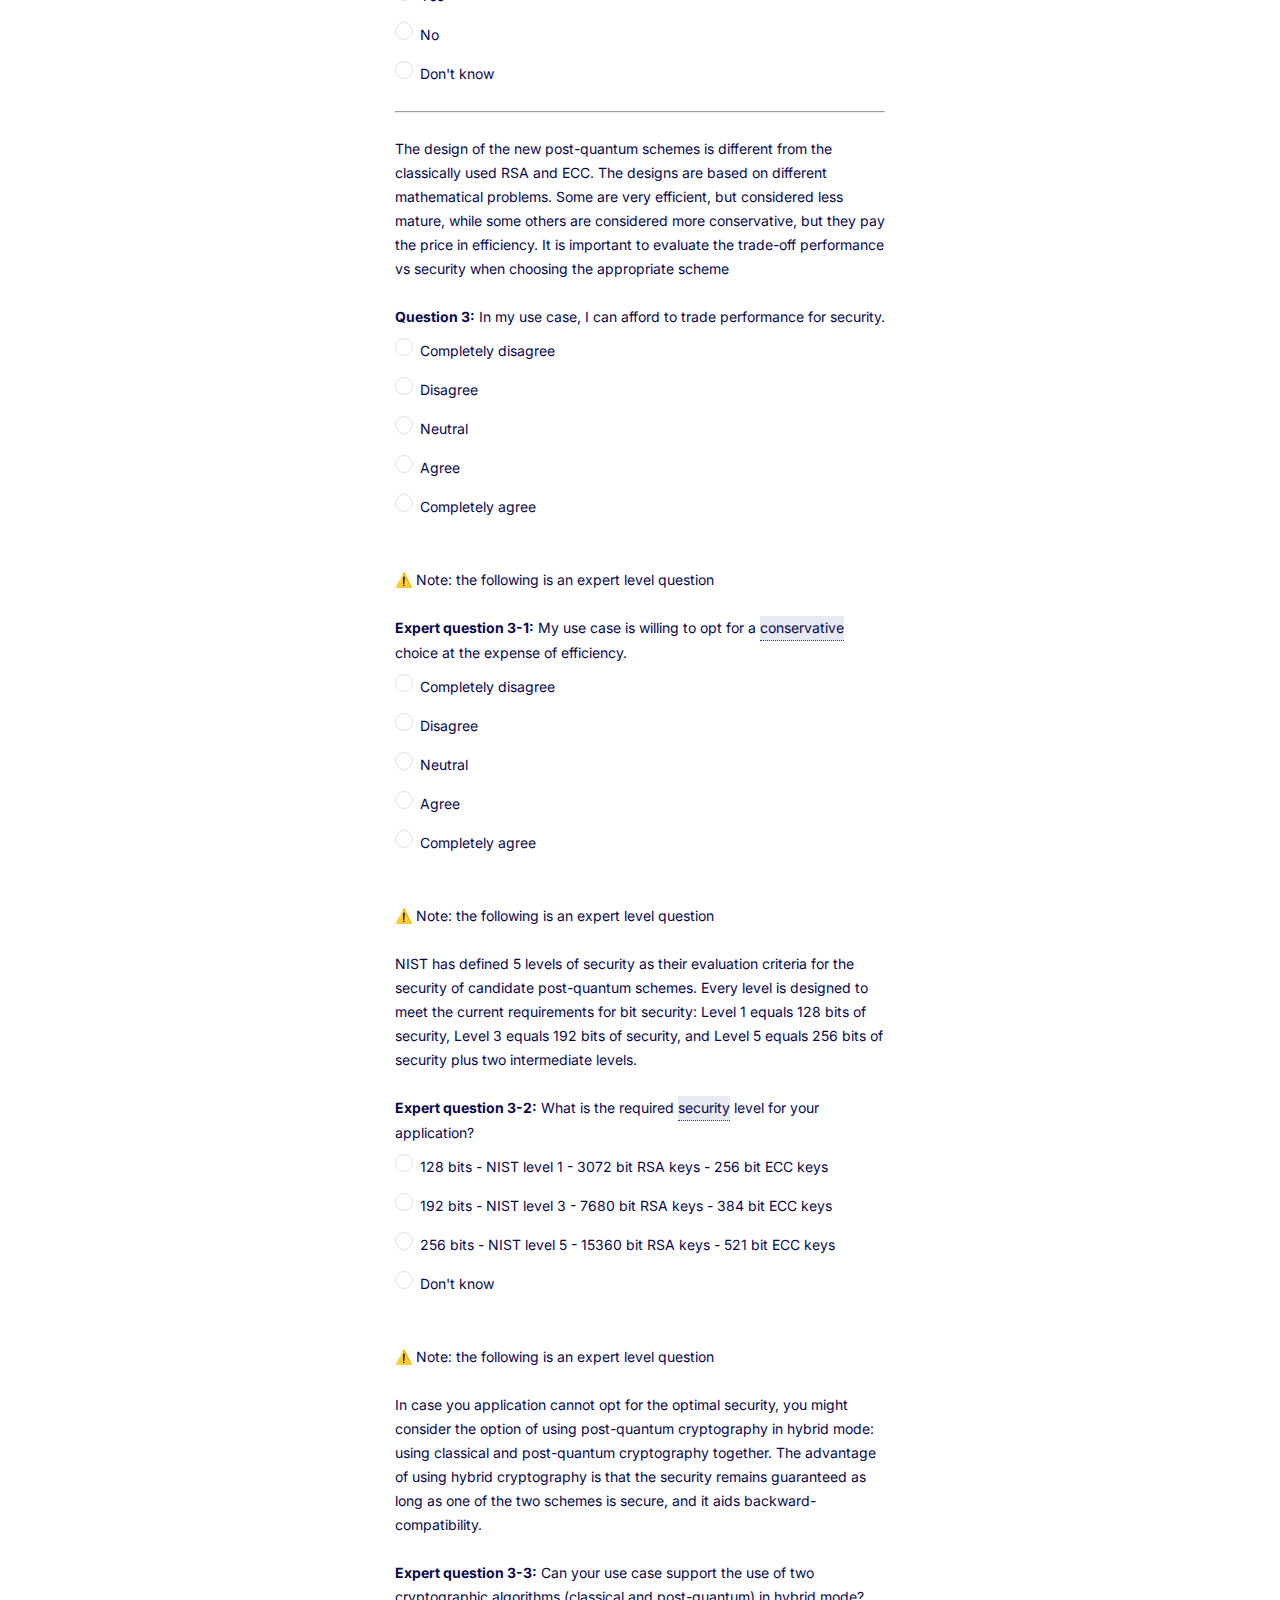
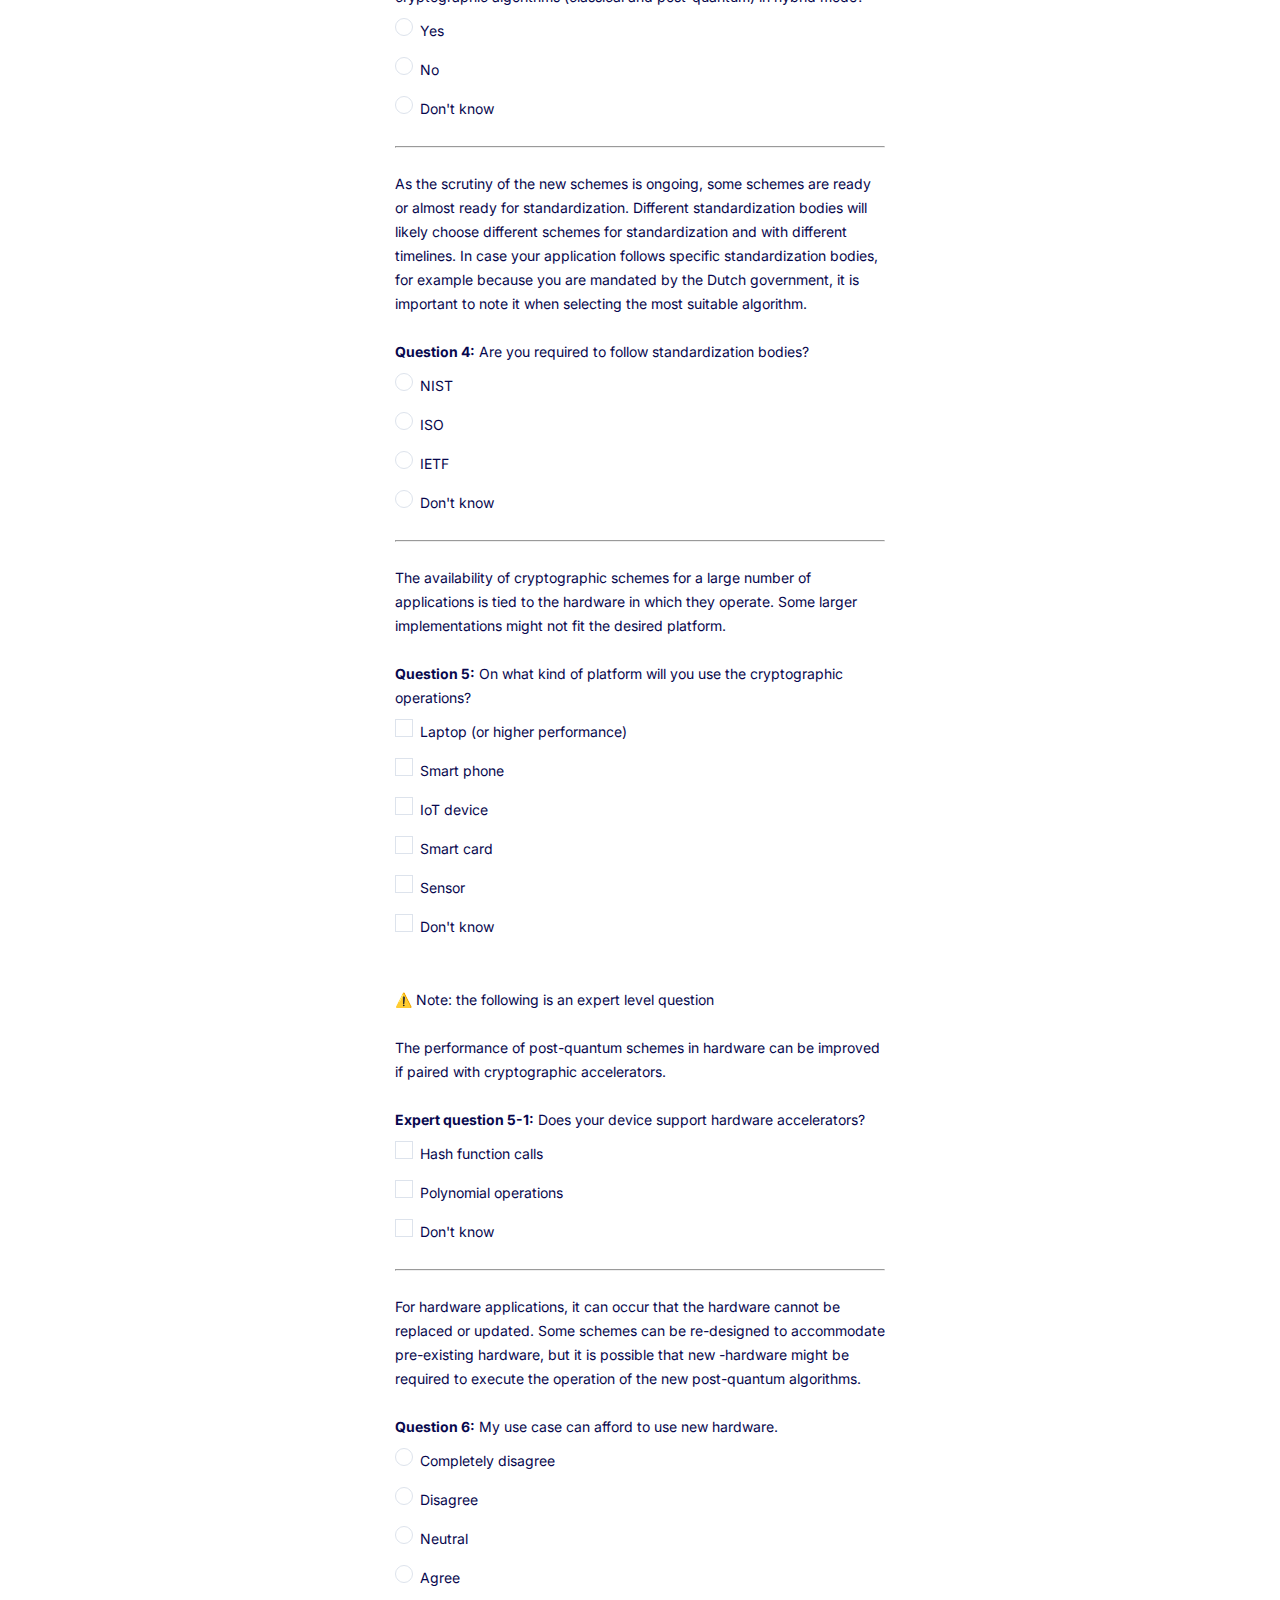
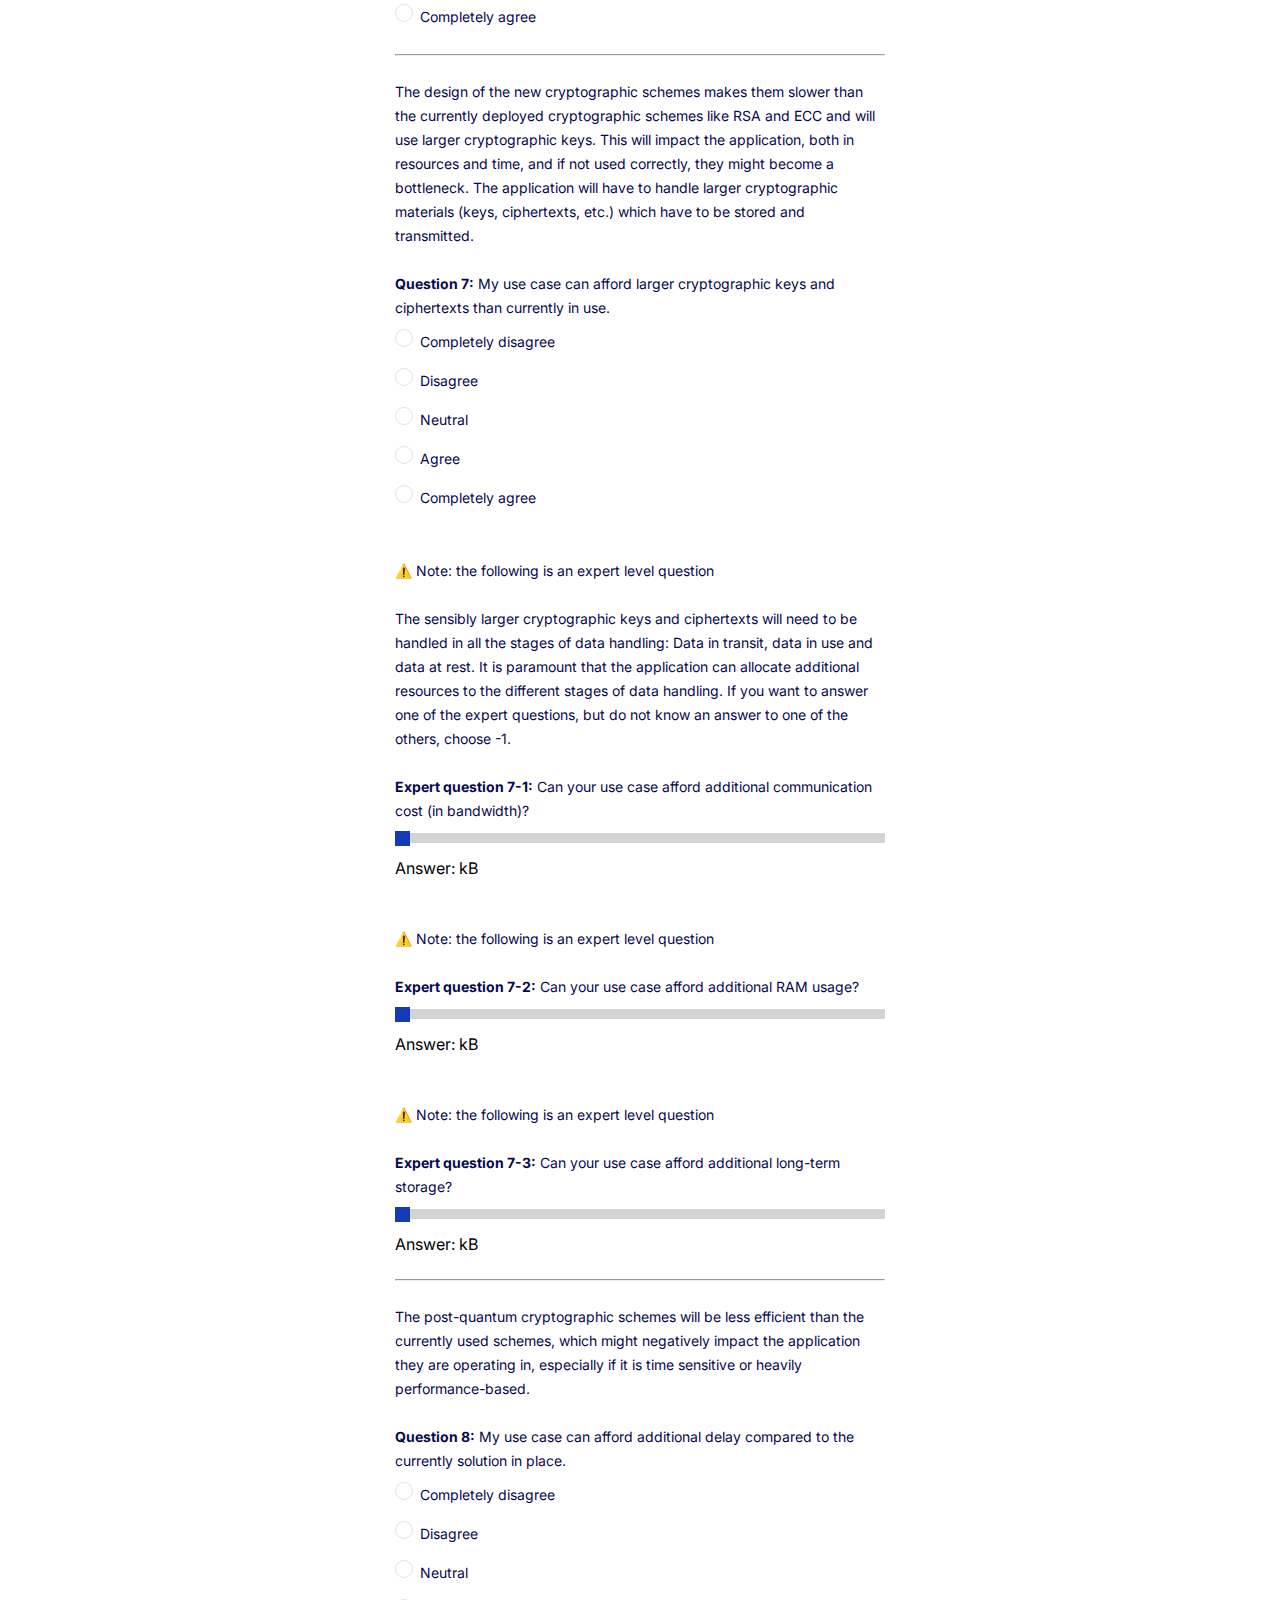
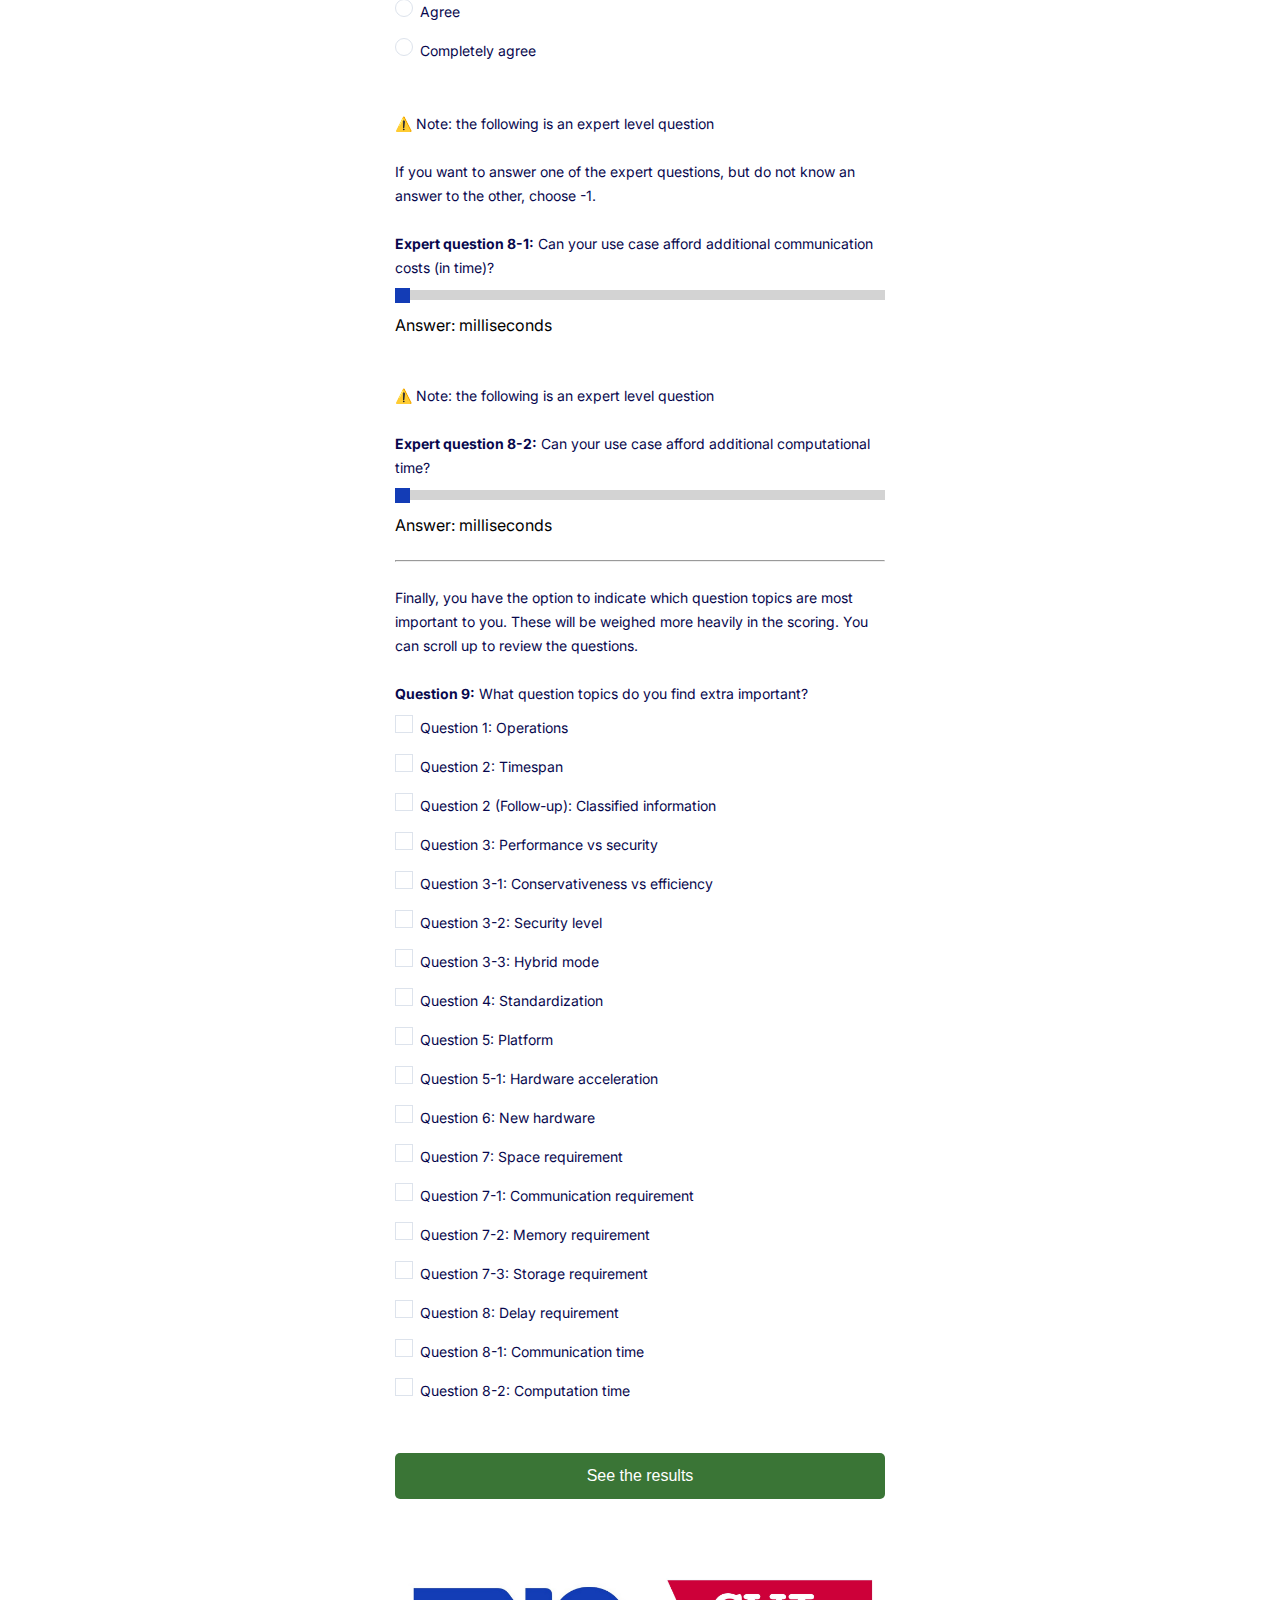
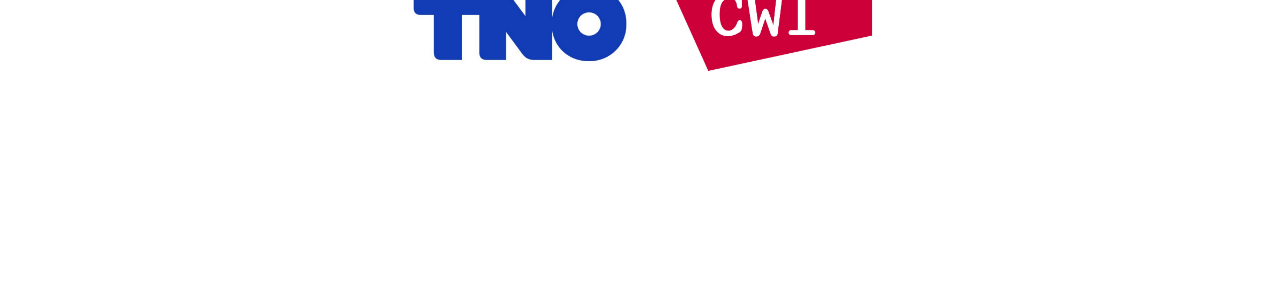
<file: kem.html>
<!-- kem.html -->
<!DOCTYPE html>
<html lang="en">

<head>
    <meta charset="UTF-8">
    <meta name="viewport" content="width=device-width, initial-scale=1.0">
    <title>PQChoiceAssistant</title>
    <link rel="icon" type="image/x-icon" href="/images/favicon.ico">
    <link rel="stylesheet" href="css/styles.css">
</head>


<body>
    <header class="page-header">

        <div class="navbar">
            <a href="/">PQChoiceAssistant</a>
            <a href="/kem">KEM</a>
            <a href="/dss">DSS</a>
        </div>

    </header>


    <main>
        <div class="main-wrapper">
            <div class="form-wrapper">

                <h2>KEM Choice Assistant</h2>
                <br>
                <p>Please answer the following questions.</p>
                <p>For advanced users with extensive cryptographic knowledge,
                    expert questions are available to get more finetuned results.
                    You are free to skip these questions if you are not sure. Note that expert
                    questions replace the scoring of the corresponding regular question, e.g. when
                    answering expert question 5-1, the answer to question 5 will be disregarded.</p>
                <p>Most questions are also accompanied by a brief introduction illustrating the idea behind the question.</p>
                <br>
                For some questions, a <div class="tooltip">tooltip<span class="tooltiptext">Tooltips look like this and contain additional information</span></div> is available.
                You can hover over them to see additional information.
                <br><br>
                <p>We consider three candidate Key Encapsulation Mechanisms: <strong>ML-KEM</strong>,
                    <strong>FrodoKEM</strong> and <strong>McEliece</strong>.
                    A detailed description of these can be found along with the results of the questionnaire on the next page.</p>
                <br><br>

                <script src="javascript/kemDisplayQuestion.js" type="module"></script>
                <script src="javascript/kemProcessForm.js"></script>

                <form id="kemform" onsubmit="return processForm()">

                    <div id="form-container"></div>

                    <input type="button" class="btn" value="See the results" onclick="processForm()">
                </form>

                <div class="image-container">
                    <img src="images/tno_logo.jpg" alt="TNO logo" width="250">
                    <img src="images/cwi_logo.jpg" alt="CWI logo" width="250">
                </div>

            </div>
        </div>
    </main>
</body>
</file>
<file: css/styles.css>
@import url('https://fonts.googleapis.com/css2?family=Inter:wght@400;500;600;700&display=swap');
* {
  margin: 0;
  padding: 0;
  box-sizing: border-box;
}

body {
  font-family: 'Inter', sans-serif;
}

.main-wrapper {
  display: flex;
  align-items: center;
  justify-content: center;
  padding: 100px;
}

.form-wrapper {
  margin: 0 auto;
  max-width: 570px;
  width: 100%;
  background: white;
  padding: 40px;
}

.form-img {
  margin-bottom: 45px;
}

.input-group {
  margin-bottom: 18px;
}

.form-select {
  width: 100%;
  padding: 12px 22px;
  border-radius: 5px;
  border: 1px solid #dde3ec;
  background: #ffffff;
  font-size: 16px;
  color: #536387;
  outline: none;
  resize: none;
}

.question-wrapper {
  margin-bottom: 25px;
}

.question-flex {
  display: flex;
  flex-direction: column;
  gap: 15px;
}

.radio-label {
  font-size: 14px;
  line-height: 24px;
  color: #07074d;
  position: relative;
  padding-left: 25px;
  cursor: pointer;
  user-select: none;
}

.input-radio {
  position: absolute;
  opacity: 0;
  cursor: pointer;
}

.radio-checkmark {
  position: absolute;
  top: -1px;
  left: 0;
  height: 18px;
  width: 18px;
  background-color: #ffffff;
  border: 1px solid #dde3ec;
  border-radius: 50%;
}

.radio-label
  .input-radio:checked
  ~ .radio-checkmark {
  background-color: #133cb6;
}

.radio-checkmark:after {
  content: '';
  position: absolute;
  display: none;
}

.radio-label
  .input-radio:checked
  ~ .radio-checkmark:after {
  display: block;
}

.radio-label .radio-checkmark:after {
  top: 50%;
  left: 50%;
  width: 10px;
  height: 10px;
  border-radius: 50%;
  background: #ffffff;
  transform: translate(-50%, -50%);
}

.form-input {
  width: 100%;
  padding: 13px 22px;
  border-radius: 5px;
  border: 1px solid #dde3ec;
  background: #ffffff;
  font-weight: 500;
  font-size: 16px;
  color: #07074d;
  outline: none;
  resize: none;
}

.form-input::placeholder {
  color: #536387;
}

.form-input:focus {
  border-color: #133cb6;
  box-shadow: 0px 3px 8px rgba(0, 0, 0, 0.05);
}

.form-label {
  color: #07074d;
  font-size: 14px;
  line-height: 24px;
  display: block;
  margin-bottom: 10px;
}

.btn {
  text-align: center;
  width: 100%;
  font-size: 16px;
  border-radius: 5px;
  padding: 14px 25px;
  border: none;
  font-weight: 500;
  background-color: #3a7536;
  color: white;
  cursor: pointer;
  margin-top: 25px;
}
.btn:hover {
  box-shadow: 0px 3px 8px rgba(0, 0, 0, 0.05);
}








.navbar {
  overflow: hidden;
  background-color: #133cb6;
  position: fixed;
  top: 0;
  width: 100%;
  z-index: 1000;
}

.navbar a {
  float: left;
  display: block;
  color: #f2f2f2;
  text-align: center;
  padding: 15px 50px;
  text-decoration: none;
  font-size: 20px;
  font-weight: 800;
}

.navbar a:hover {
  background: #ddd;
  color: black;
}

.main {
  padding: 16px;
  margin-top: 30px;
  height: 1500px;
}

.big-btn {
  text-decoration: none;
  text-align: center;
  width: 40%;
  font-size: 24px;
  border-radius: 5px;
  padding: 50px 25px;
  border: none;
  font-weight: 750;
  background-color: #04876b;
  color: white;
  cursor: pointer;
  margin-top: 25px;
  display: inline-block;
  /* float: left; */
  margin: 20px;
}

.big-btn:hover {
  box-shadow: 0px 3px 8px rgba(0, 0, 0, 0.05);
}

.checkbox-checkmark {
  position: absolute;
  top: -1px;
  left: 0;
  height: 18px;
  width: 18px;
  background-color: #ffffff;
  border: 1px solid #dde3ec;
  /* border-radius: 50%; */
}

.input-checkbox {
  position: absolute;
  opacity: 0;
  cursor: pointer;
}

/* Create the checkmark/indicator (hidden when not checked) */
.checkbox-checkmark:after {
  content: "";
  position: absolute;
  display: none;
}

.checkbox-label input:checked ~ .checkbox-checkmark:after {
  display: block;
}

.checkbox-label {
  font-size: 14px;
  line-height: 24px;
  color: #07074d;
  position: relative;
  padding-left: 25px;
  cursor: pointer;
  user-select: none;
}

.checkbox-label
  .input-checkbox:checked
  ~ .checkbox-checkmark {
  background-color: #e1e4ee;
}

.checkbox-label .checkbox-checkmark:after {
  left: 4px;
  top: 0px;
  width: 5px;
  height: 12px;
  border: solid #133cb6;
  border-width: 0 3px 3px 0;
  transform: rotate(45deg);
}

.slider {
  appearance: none;
  width: 100%;
  height: 10px;
  background: #d3d3d3;
  outline: none;
  opacity: 1;
}

.slider:hover {
  opacity: 0.75;
}

.slider::-webkit-slider-thumb {
  appearance: none;
  width: 15px;
  height: 15px;
  background: #133cb6;
  cursor: pointer;
}

.image-container {
  display: flex;
  justify-content: space-between; /* Adjust as needed */
  align-items: center; /* Align images vertically in the center */
}

.image-container img {
  max-width: 100%; /* Ensure images don't exceed their container */
  height: auto; /* Maintain aspect ratio */
}

.tooltip {
  position: relative;
  display: inline-block;
  border-bottom: 1px dotted #133cb6;
  cursor: help;
  background-color: #e7e9f3;
}

.tooltip .tooltiptext {
  visibility: hidden;
  width: 120px;
  background-color: #133cb6;
  color: #e7e9f3;
  text-align: center;
  border-radius: 3px;
  padding: 5px 5px;
  position: absolute;
  z-index: 1;
  bottom: 125%;
  left: 0%;
  margin-left: 0px;
  width: 200px;
  border: solid 2px #a6abbd;
  font-size: 0.75em;
  line-height: 12px;
}

.tooltip:hover .tooltiptext {
  visibility: visible;
}
</file>
